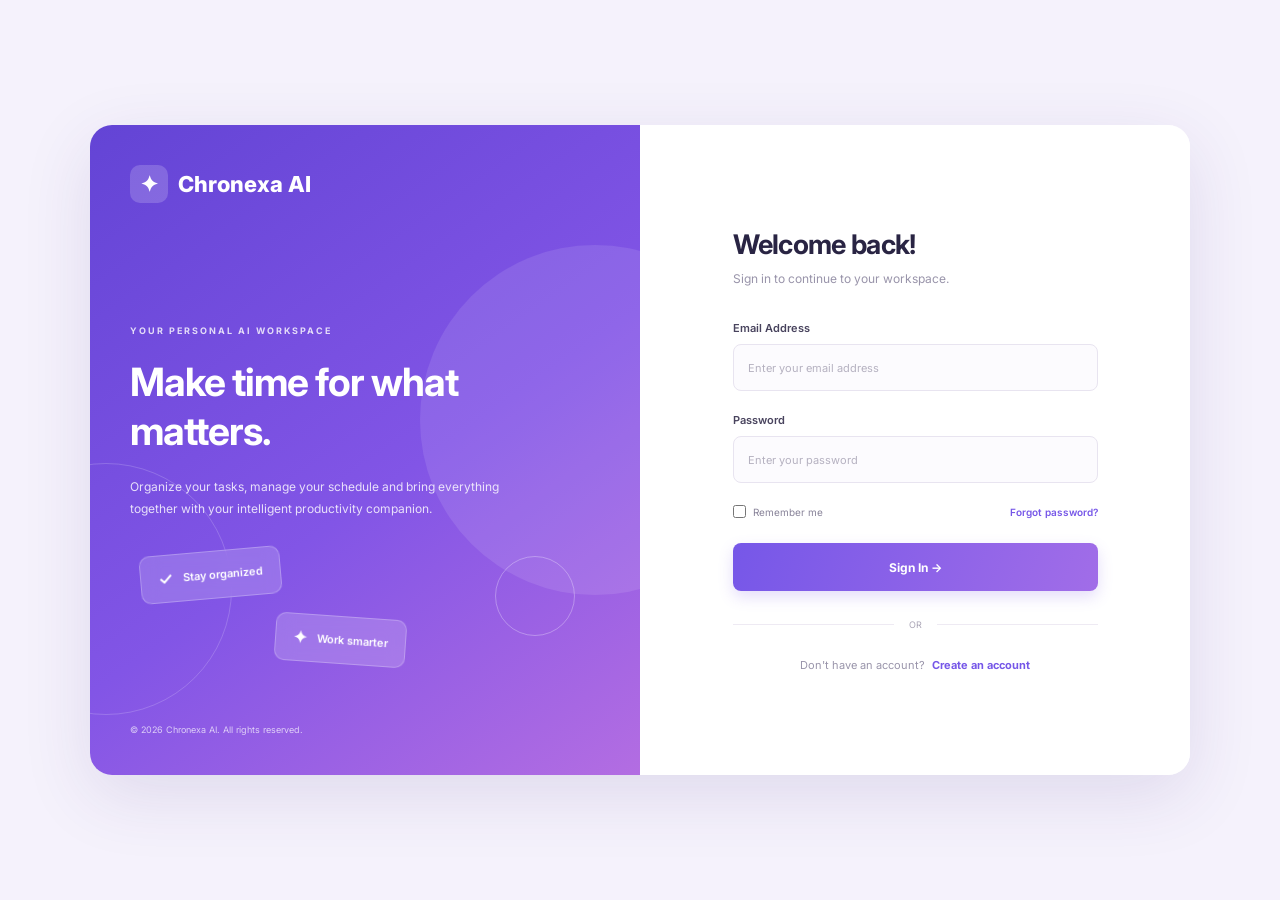
<file: frontend/index.html>
<!DOCTYPE html>
<html lang="en">

<head>
    <meta charset="UTF-8">
    <meta name="viewport" content="width=device-width, initial-scale=1.0">

    <title>Chronexa AI | Smart Productivity</title>

    <link rel="stylesheet" href="static/style.css">

    <style>
        /* LOGOUT BUTTON */
        .logout-btn {
            display: inline-flex;
            align-items: center;
            justify-content: center;
            gap: 8px;
            padding: 10px 16px;
            border: 1px solid #eadcff;
            border-radius: 12px;
            background: linear-gradient(135deg, #f5edff, #fff0f5);
            color: #7141b8;
            font: inherit;
            font-size: 14px;
            font-weight: 600;
            cursor: pointer;
            transition: 0.2s ease;
            white-space: nowrap;
        }

        .logout-btn:hover {
            transform: translateY(-2px);
            box-shadow: 0 6px 16px rgba(113, 65, 184, 0.16);
        }

        @media (max-width: 600px) {
            .logout-btn {
                padding: 9px 11px;
                font-size: 12px;
            }
        }
    </style>

    <script>
        // Protect dashboard from users who are not logged in
        const token = sessionStorage.getItem("access_token");

        if (!token) {
            window.location.href = "login.html";
        }
    </script>
</head>

<body>

    <div class="app-container">

        <!-- =====================================
             SIDEBAR
        ====================================== -->

        <aside class="sidebar">

            <!-- LOGO -->
            <div class="logo">

                <div class="logo-icon">✦</div>

                <div>
                    <h2>Chronexa</h2>
                    <span>AI WORKSPACE</span>
                </div>

            </div>


<!-- SIDEBAR NAVIGATION -->
<div class="sidebar-content">

    <p class="menu-title">MENU</p>

    <nav class="navigation">

        <a href="#overview" class="nav-link active">
            <span class="nav-icon">▦</span>
            <span>Overview</span>
        </a>

        <a href="#tasks" class="nav-link">
            <span class="nav-icon">✓</span>
            <span>My Tasks</span>
            <span class="nav-count" id="taskCount">0</span>
        </a>

        <a href="#schedules" class="nav-link">
            <span class="nav-icon">▣</span>
            <span>Schedules</span>
            <span class="nav-count" id="scheduleCount">0</span>
        </a>

        <a href="#notes" class="nav-link">
            <span class="nav-icon">▤</span>
            <span>My Notes</span>
        </a>

        <a href="#reminders" class="nav-link">
            <span class="nav-icon">♧</span>
            <span>Reminders</span>
            <span class="nav-count" id="reminderCount">0</span>
        </a>

        <a href="#calendarSection" class="nav-link">
            <span class="nav-icon">▦</span>
            <span>Calendar</span>
        </a>

    </nav>

    <p class="menu-title second-menu">WORKSPACE</p>

    

    <!-- WORKSPACE AI CARD -->
    <div class="upgrade-card">

        <div class="upgrade-icon">✦</div>

        <h3>Work smarter with AI</h3>

        <p>Your productivity companion is ready.</p>

        <button class="upgrade-btn">
            Explore AI →
        </button>

    </div>

</div>

<!-- SIDEBAR BOTTOM -->
<div class="sidebar-bottom">

    <!-- KEEP YOUR EXISTING USER PROFILE HERE -->
    <!-- Do not add the old upgrade-card again. -->

</div>

</aside>



        <!-- =====================================
             MAIN CONTENT
        ====================================== -->

        <main class="main-content">


            <!-- =====================================
                 TOPBAR
            ====================================== -->

            <header class="topbar">

                <div class="breadcrumb">

                    <span>Workspace</span>

                    <span>/</span>

                    <strong>Overview</strong>

                </div>


                <!-- TOPBAR ACTIONS -->
                <div class="topbar-actions">

                    <!-- SEARCH -->
                    <button class="search-btn" type="button">

                        <span>⌕</span>

                        Search anything...

                        <span class="search-shortcut">
                            Ctrl K
                        </span>

                    </button>


                    <!-- NOTIFICATIONS -->
                    <button
                        class="notification-btn"
                        type="button"
                        onclick="requestNotificationPermission()"
                        title="Enable browser notifications">

                        🔔

                        <span class="notification-dot"></span>

                    </button>


                    <!-- USER AVATAR -->
                    <div class="top-avatar">
                        U
                    </div>


                    <!-- LOGOUT -->
                    <button
                        class="logout-btn"
                        type="button"
                        onclick="logoutUser()">

                        ↪ Logout

                    </button>

                </div>

            </header>


            <!-- =====================================
                 PREMIUM WELCOME HERO CARD
            ====================================== -->

            <section class="hero-card">


                <!-- LEFT CONTENT -->
                <div class="hero-content">


                    <!-- WELCOME LABEL -->
                    <div class="hero-label">

                        <span class="hero-label-icon">✦</span>

                        YOUR PRODUCTIVITY SPACE

                    </div>


                    <!-- WELCOME HEADING -->
                    <h1>

                        Good Day!

                        <span class="hero-sparkle">✦</span>

                    </h1>


                    <!-- DESCRIPTION -->
                    <p class="hero-description">

                        Stay productive, organized and achieve
                        more today!

                        Your day, your goals, your success.

                    </p>


                    <!-- PRODUCTIVITY HIGHLIGHTS -->
                    <div class="hero-highlights">


                        <div class="hero-highlight">

                            <span class="highlight-icon">✓</span>

                            <span>Stay Focused</span>

                        </div>


                        <div class="hero-highlight">

                            <span class="highlight-icon">◷</span>

                            <span>Manage Time</span>

                        </div>


                        <div class="hero-highlight">

                            <span class="highlight-icon">✧</span>

                            <span>Achieve More</span>

                        </div>

                    </div>


                    <!-- ACTION BUTTONS -->
                    <div class="hero-actions">


                        <button
                           okay class="hero-secondary-btn"
                            id="myTasksBtn"
                            type="button">

                            ▦ My Tasks

                            </button>

                        <button
                        class="hero-primary-btn"
                        id="viewCalendarBtn"
                        type="button">

                        ✦ View Calendar

                        </button>

                    </div>

                </div>



                <!-- =====================================
                     RIGHT SIDE ILLUSTRATION
                ====================================== -->

                <div class="hero-illustration">


                    <!-- BACKGROUND ORBITS -->
                    <div class="hero-orbit orbit-one"></div>

                    <div class="hero-orbit orbit-two"></div>



                    <!-- CALENDAR CARD -->
                    <div class="hero-calendar-card">


                        <!-- CALENDAR HEADER -->
                        <div class="hero-calendar-header">

                            <span>✦</span>

                            <span>MY PLANNER</span>

                            <span>•••</span>

                        </div>



                        <!-- CALENDAR TITLE -->
                        <div class="hero-calendar-month">

                            <div>

                                <strong>Stay Organized</strong>

                                <p>Make every day count</p>

                            </div>

                            <span class="calendar-icon">
                                ▦
                            </span>

                        </div>



                        <!-- WEEK DAYS -->
                        <div class="hero-calendar-days">

                            <span>MON</span>
                            <span>TUE</span>
                            <span>WED</span>
                            <span>THU</span>
                            <span>FRI</span>
                            <span>SAT</span>
                            <span>SUN</span>

                        </div>



                        <!-- CALENDAR DATES -->
                        <div class="hero-calendar-dates">

                            <span>1</span>
                            <span>2</span>
                            <span>3</span>
                            <span>4</span>
                            <span>5</span>
                            <span>6</span>
                            <span>7</span>

                            <span>8</span>

                            <span class="date-active">
                                9
                            </span>

                            <span>10</span>
                            <span>11</span>
                            <span>12</span>
                            <span>13</span>
                            <span>14</span>

                        </div>



                        <!-- CALENDAR FOOTER -->
                        <div class="calendar-footer">

                            <span class="calendar-status-dot"></span>

                            Your productivity journey starts here

                        </div>

                    </div>



                    <!-- FLOATING DECORATIONS -->
                    <div class="floating-star star-one">
                        ✦
                    </div>

                    <div class="floating-star star-two">
                        ✧
                    </div>



                    <!-- FLOATING PRODUCTIVITY CARD -->
                    <div class="floating-productivity">

                        <span>✨</span>

                        <div>

                            <strong>Stay Productive</strong>

                            <small>One task at a time</small>

                        </div>

                    </div>


                </div>


            </section>


            <!-- KEEP YOUR EXISTING DASHBOARD SECTIONS BELOW THIS LINE -->

            <!-- STATISTICS -->
            <section class="stats-container">

                <div class="stat-card stat-purple">

                    <div class="stat-top">
                        <div class="stat-icon">✓</div>
                        <span class="stat-menu">•••</span>
                    </div>

                    <p>Total Tasks</p>
                    <h2>00</h2>
                    <span class="stat-description">All your activities</span>

                </div>

                <div class="stat-card stat-blue">

                    <div class="stat-top">
                        <div class="stat-icon">▣</div>
                        <span class="stat-menu">•••</span>
                    </div>

                    <p>Schedules</p>
                    <h2>00</h2>
                    <span class="stat-description">Planned activities</span>

                </div>

                <div class="stat-card stat-pink">

                    <div class="stat-top">
                        <div class="stat-icon">▤</div>
                        <span class="stat-menu">•••</span>
                    </div>

                    <p>Personal Notes</p>
                    <h2>00</h2>
                    <span class="stat-description">Your saved thoughts</span>

                </div>

                <div class="stat-card stat-orange">

                    <div class="stat-top">
                        <div class="stat-icon">♧</div>
                        <span class="stat-menu">•••</span>
                    </div>

                    <p>Reminders</p>
                    <h2>00</h2>
                    <span class="stat-description">Upcoming reminders</span>

                </div>

            </section>


            
<!-- MAIN DASHBOARD GRID -->
<section class="dashboard-grid">

    
<!-- MY TASKS -->
<div class="dashboard-card tasks-card">

    <div class="card-header">
        <div>
            <h3>My Tasks</h3>
            <p>Keep your priorities in focus</p>
        </div>

        <div class="task-header-actions">
            <button type="button" class="small-create-btn">
                + Add Task
            </button>

            
        </div>
    </div>

    <!-- TASK LIST -->
    <div class="task-list">

        <div class="empty-state">
            <div class="empty-state-icon">✓</div>
            <h4>No tasks yet</h4>
            <p>Create your first task and get started.</p>

            <button type="button" class="small-create-btn">
                + Add a task
            </button>
        </div>

    </div>

    <!-- VIEW ALL TASKS -->
    <button
        type="button"
        id="viewAllTasksBtn"
        class="secondary-btn">

        View All Tasks →

    </button>

</div>

    
    
    

<!-- UPCOMING SCHEDULE -->
<div class="dashboard-card schedule-card">
    <div class="card-header">
        <div>
            <h3>Upcoming Schedule</h3>
            <p>Stay ahead of your day</p>
        </div>

        <button type="button" class="small-create-btn blue-btn">
            + Add Schedule
        </button>
    </div>

    <div class="schedule-list">
        <div class="empty-state">
            <div class="empty-state-icon blue-icon">▣</div>
            <h4>No schedules yet</h4>
            <p>Your upcoming activities will appear here.</p>
        </div>
    </div>

    <button type="button" id="viewAllSchedulesBtn" class="secondary-btn">
        View All Schedules →
    </button>
</div>

<button type="button" id="viewAllRemindersBtn" class="secondary-btn">
    View All Reminders →
</button>

  
<!-- QUICK NOTES -->
<div class="dashboard-card notes-card">

    <div class="card-header">
        <div>
            <h3>Quick Notes</h3>
            <p>Your thoughts, all in one place</p>
        </div>

        <button type="button"
            class="small-create-btn note-create-btn">
            + Add a note
        </button>
    </div>

    <div class="note-list">
        <div class="note-empty">
            <span>✎</span>
            <p>No notes available yet.</p>
        </div>
    </div>

    <button type="button"
        id="viewAllNotesBtn"
        class="secondary-btn">
        View All Notes →
    </button>

</div>

<!-- REMINDERS -->
<section class="dashboard-card reminders-card">

    <div class="card-header">
        <div>
            <h3>My Reminders</h3>
            <p>Never miss an important moment</p>
        </div>

        <button type="button"
            class="small-create-btn reminder-create-btn">
            + Add Reminder
        </button>
    </div>

    <div class="reminder-list"></div>

    <button type="button"
        id="viewAllRemindersBtn"
        class="secondary-btn"
        style="display: none;">
        View All Reminders →
    </button>

</section>


    <!-- AI ASSISTANT CHAT - FULL WIDTH -->
    <div class="ai-assistant-card" id="aiAssistant">

        <div class="ai-decoration">✦</div>
        <span class="ai-label">YOUR AI COMPANION</span>

        <h3>Chat with Chronexa AI</h3>

        <p>
            Ask questions, organize your activities,
            and plan your day smarter.
        </p>

        <div class="ai-chat-container">
            <div class="ai-chat-messages" id="aiChatMessages">
                <div class="ai-message ai-message-bot">
                    Hello! 👋 I'm Chronexa AI.
                    How can I help you organize your day?
                </div>
            </div>

            <div class="ai-chat-input-area">
                <input
                    type="text"
                    id="aiChatInput"
                    placeholder="Ask Chronexa anything..."
                >

                <button
                    type="button"
                    class="ai-send-btn"
                    id="aiSendBtn">
                    Send
                </button>
            </div>
        </div>
    </div>

</section>

            <!-- FOOTER -->
            <footer class="dashboard-footer">

                <p>© 2026 Chronexa AI. All rights reserved.</p>

                <p>Designed for a more productive you ✦</p>

            </footer>

        </main>

    </div>


    
<!-- ADD TASK POPUP -->
<div class="task-modal" id="taskModal">

    <div class="task-modal-content">

        <div class="task-modal-header">
            <div>
                <h2>Create a New Task ✦</h2>
                <p>Plan your task and let Chronexa organize it.</p>
            </div>

            <button type="button" class="close-modal-btn"
                id="closeTaskModal">
                &times;
            </button>
        </div>

        <form id="taskForm">

            <label for="taskTitle">Task Title</label>
            <input
                type="text"
                id="taskTitle"
                placeholder="e.g. Complete Python practice"
                required
            >

            <label for="taskDescription">Description</label>
            <textarea
                id="taskDescription"
                placeholder="Add some details about your task..."
                rows="4"
            ></textarea>

            <!-- TASK DATE -->
            <label for="taskDate">Choose Date</label>
            <input
                type="date"
                id="taskDate"
                required
            >

            <!-- TASK TIME -->
            <div class="task-time-fields">

                <div>
                    <label for="taskStartTime">Start Time</label>
                    <input
                        type="time"
                        id="taskStartTime"
                        required
                    >
                </div>

                <div>
                    <label for="taskEndTime">End Time</label>
                    <input
                        type="time"
                        id="taskEndTime"
                        required
                    >
                </div>

            </div>

            <p class="task-reminder-info">
                🔔 Chronexa will automatically create a reminder
                for your selected start time.
            </p>

            <div class="task-modal-actions">

                <button type="button" class="cancel-task-btn"
                    id="cancelTaskBtn">
                    Cancel
                </button>

                <button type="submit" class="save-task-btn">
                    + Create Task
                </button>

            </div>

        </form>

    </div>

</div>

    <!-- SCHEDULE MODAL -->
    <div class="schedule-modal" id="scheduleModal">

        <div class="schedule-modal-content">

            <div class="modal-header">
                <h2 id="scheduleModalTitle">Add New Schedule</h2>
                <button type="button" id="closeScheduleModal">&times;</button>
            </div>

            <form id="scheduleForm">

                <label for="scheduleTitle">Schedule Title</label>
                <input
                    type="text"
                    id="scheduleTitle"
                    placeholder="Enter schedule title"
                    required
                >

                <label for="scheduleDescription">Description</label>
                <textarea
                    id="scheduleDescription"
                    placeholder="Enter description"
                ></textarea>

                <label for="scheduleStartTime">Start Date & Time</label>
                <input
                    type="datetime-local"
                    id="scheduleStartTime"
                    required
                >

                <label for="scheduleEndTime">End Date & Time</label>
                <input
                    type="datetime-local"
                    id="scheduleEndTime"
                    required
                >

                <div class="modal-actions">

                    <button type="button" id="cancelScheduleBtn">
                        Cancel
                    </button>

                    <button type="submit" class="primary-btn">
                        Save Schedule
                    </button>

                </div>

            </form>

        </div>

    </div>


    <!-- NOTES MODAL -->
    <div class="schedule-modal" id="noteModal">

        <div class="schedule-modal-content">

            <div class="modal-header">
                <h2 id="noteModalTitle">Add New Note</h2>
                <button type="button" id="closeNoteModal">&times;</button>
            </div>

            <form id="noteForm">

                <label for="noteTitle">Note Title</label>
                <input
                    type="text"
                    id="noteTitle"
                    placeholder="Enter note title"
                    required
                >

                <label for="noteContent">Note Content</label>
                <textarea
                    id="noteContent"
                    placeholder="Write your thoughts here..."
                    required
                ></textarea>

                <div class="modal-actions">

                    <button type="button" id="cancelNoteBtn">
                        Cancel
                    </button>

                    <button type="submit" class="primary-btn"
                        id="saveNoteBtn">
                        Save Note
                    </button>

                </div>

            </form>

        </div>

    </div>


    <!-- REMINDER MODAL -->
    <div class="schedule-modal" id="reminderModal">

        <div class="schedule-modal-content">

            <div class="modal-header">
                <h2 id="reminderModalTitle">Add New Reminder</h2>
                <button type="button" id="closeReminderModal">&times;</button>
            </div>

            <form id="reminderForm">

                <label for="reminderTitle">Reminder Title</label>
                <input
                    type="text"
                    id="reminderTitle"
                    placeholder="e.g. Attend an interview"
                    required
                >

                <label for="reminderDescription">Description</label>
                <textarea
                    id="reminderDescription"
                    placeholder="Enter reminder details"
                ></textarea>

                <label for="reminderTime">Reminder Date & Time</label>
                <input
                    type="datetime-local"
                    id="reminderTime"
                    required
                >

                <div class="modal-actions">

                    <button type="button" id="cancelReminderBtn">
                        Cancel
                    </button>

                    <button type="submit" class="primary-btn"
                        id="saveReminderBtn">
                        Save Reminder
                    </button>

                </div>

            </form>

        </div>

    </div>

    
<!-- CALENDAR SECTION -->
<section class="calendar-section" id="calendarSection" style="display: none;">

    <div class="calendar-header">

        <div>
            <button type="button" id="backToDashboard" class="secondary-btn">
                ← Back to Dashboard
            </button>
            <h2>My Calendar</h2>
            <p>Manage your tasks and schedules</p>
        </div>

        
<div class="calendar-navigation">

    <button type="button" id="previousMonth">&lt;</button>

    <h3 id="calendarMonthYear">November 2026</h3>

    <button type="button" id="nextMonth">&gt;</button>

    <button type="button" id="todayButton">Today</button>

</div>


    </div>

    <div class="calendar-card">

        <div class="calendar-weekdays">
            <div>Sun</div>
            <div>Mon</div>
            <div>Tue</div>
            <div>Wed</div>
            <div>Thu</div>
            <div>Fri</div>
            <div>Sat</div>
        </div>

        <div class="calendar-days" id="calendarDays">
            <!-- Calendar dates will appear here -->
        </div>

    </div>

    <div class="calendar-events">

        <h3 id="selectedDateTitle">Select a date</h3>

        <div id="calendarEvents">
            <p>Select a date to view your activities.</p>
        </div>

    </div>

</section>
<!-- END CALENDAR SECTION -->


    <!-- LOGOUT FUNCTION -->
    <script>
        function logoutUser() {

            sessionStorage.removeItem("access_token");

            window.location.href = "login.html";

        }
    </script>

    <script src="auth.js"></script>

</body>

</html>
</file>
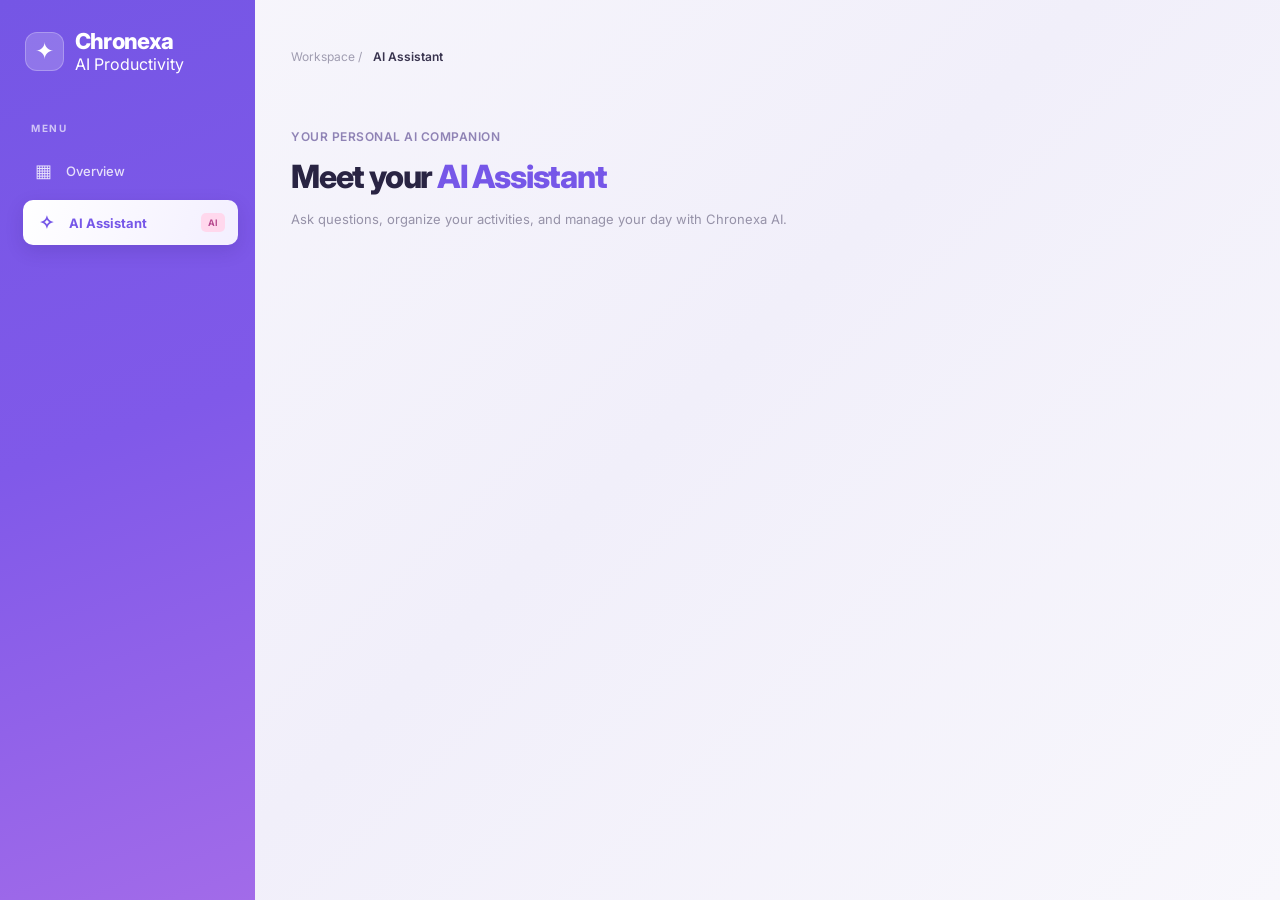
<file: frontend/assistant.html>
<!DOCTYPE html>
<html lang="en">

<head>
    <meta charset="UTF-8">
    <meta name="viewport" content="width=device-width, initial-scale=1.0">

    <title>AI Assistant | Chronexa AI</title>

    <link rel="stylesheet" href="static/style.css">
</head>

<body>

    <div class="app-container">

        <!-- SIDEBAR -->
        <aside class="sidebar">

            <div class="logo">
                <div class="logo-icon">✦</div>
                <div>
                    <h2>Chronexa</h2>
                    <p>AI Productivity</p>
                </div>
            </div>

            <div class="sidebar-content">

                <p class="menu-title">MENU</p>

                <nav class="navigation">

                    <a href="index.html" class="nav-link">
                        <span class="nav-icon">▦</span>
                        <span>Overview</span>
                    </a>

                    <a href="assistant.html" class="nav-link active">
                        <span class="nav-icon">✧</span>
                        <span>AI Assistant</span>
                        <span class="ai-badge">AI</span>
                    </a>

                </nav>

            </div>

        </aside>

        <!-- MAIN CONTENT -->
        <main class="main-content">

            <header class="topbar">
                <div class="breadcrumb">
                    Workspace / <strong>AI Assistant</strong>
                </div>
            </header>

            <section class="welcome-section">

                <div class="welcome-content">

                    <span class="welcome-label">
                        YOUR PERSONAL AI COMPANION
                    </span>

                    <h1>Meet your <span>AI Assistant</span></h1>

                    <p>
                        Ask questions, organize your activities,
                        and manage your day with Chronexa AI.
                    </p>

                </div>

            </section>

        </main>

    </div>

</body>
</html>
</file>
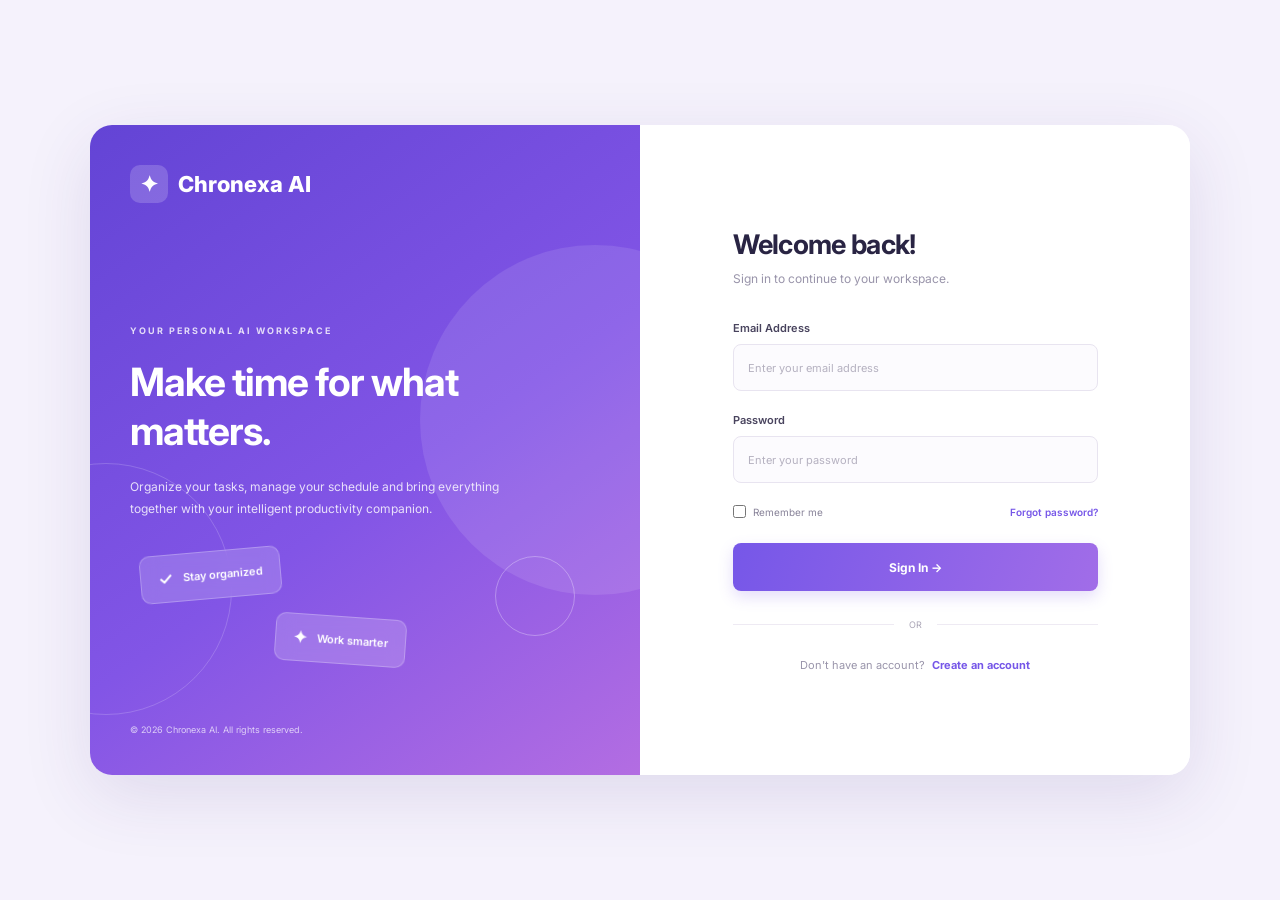
<file: frontend/login.html>
<!DOCTYPE html>
<html lang="en">

<head>
    <meta charset="UTF-8">
    <meta name="viewport" content="width=device-width, initial-scale=1.0">

    <title>Login | Chronexa AI</title>

    <link rel="stylesheet" href="static/style.css">
</head>

<body class="auth-body">

    <div class="auth-container">

        <!-- LEFT DESIGN SECTION -->
        <div class="auth-visual">

            <div class="auth-brand">
                <span>✦</span> Chronexa AI
            </div>

            <div class="auth-visual-content">

                <span class="auth-tag">YOUR PERSONAL AI WORKSPACE</span>

                <h1>
                    Make time for
                    what matters.
                </h1>

                <p>
                    Organize your tasks, manage your schedule
                    and bring everything together with
                    your intelligent productivity companion.
                </p>

                <div class="visual-decoration">
                    <div class="floating-card card-one">
                        <span>✓</span> Stay organized
                    </div>

                    <div class="floating-card card-two">
                        <span>✦</span> Work smarter
                    </div>

                    <div class="visual-circle"></div>
                </div>

            </div>

            <div class="auth-footer">
                © 2026 Chronexa AI. All rights reserved.
            </div>

        </div>


        <!-- RIGHT LOGIN SECTION -->
        <div class="auth-form-section">

            <div class="auth-form-wrapper">

                <div class="mobile-brand">
                    ✦ Chronexa AI
                </div>

                <div class="form-heading">

                    <h2>Welcome back!</h2>

                    <p>
                        Sign in to continue to your workspace.
                    </p>

                </div>


                <form id="loginForm">

                    <div class="form-group">

                        <label for="email">Email Address</label>

                        <input
                            type="email"
                            id="email"
                            placeholder="Enter your email address"
                            required
                        >

                    </div>


                    <div class="form-group">

                        <label for="password">Password</label>

                        <input
                            type="password"
                            id="password"
                            placeholder="Enter your password"
                            required
                        >

                    </div>


                    <div class="form-options">

                        <label class="remember-option">
                            <input type="checkbox">
                            Remember me
                        </label>

                        <a href="#">Forgot password?</a>

                    </div>


                    <button type="submit" class="auth-submit-btn">
                        Sign In →
                    </button>

                </form>


                <div class="auth-divider">
                    <span>OR</span>
                </div>


                <p class="register-link">
                    Don't have an account?
                    <a href="register.html">Create an account</a>
                </p>


            </div>

        </div>

    </div>
<script src="auth.js"></script>
</body>

</html>
</file>
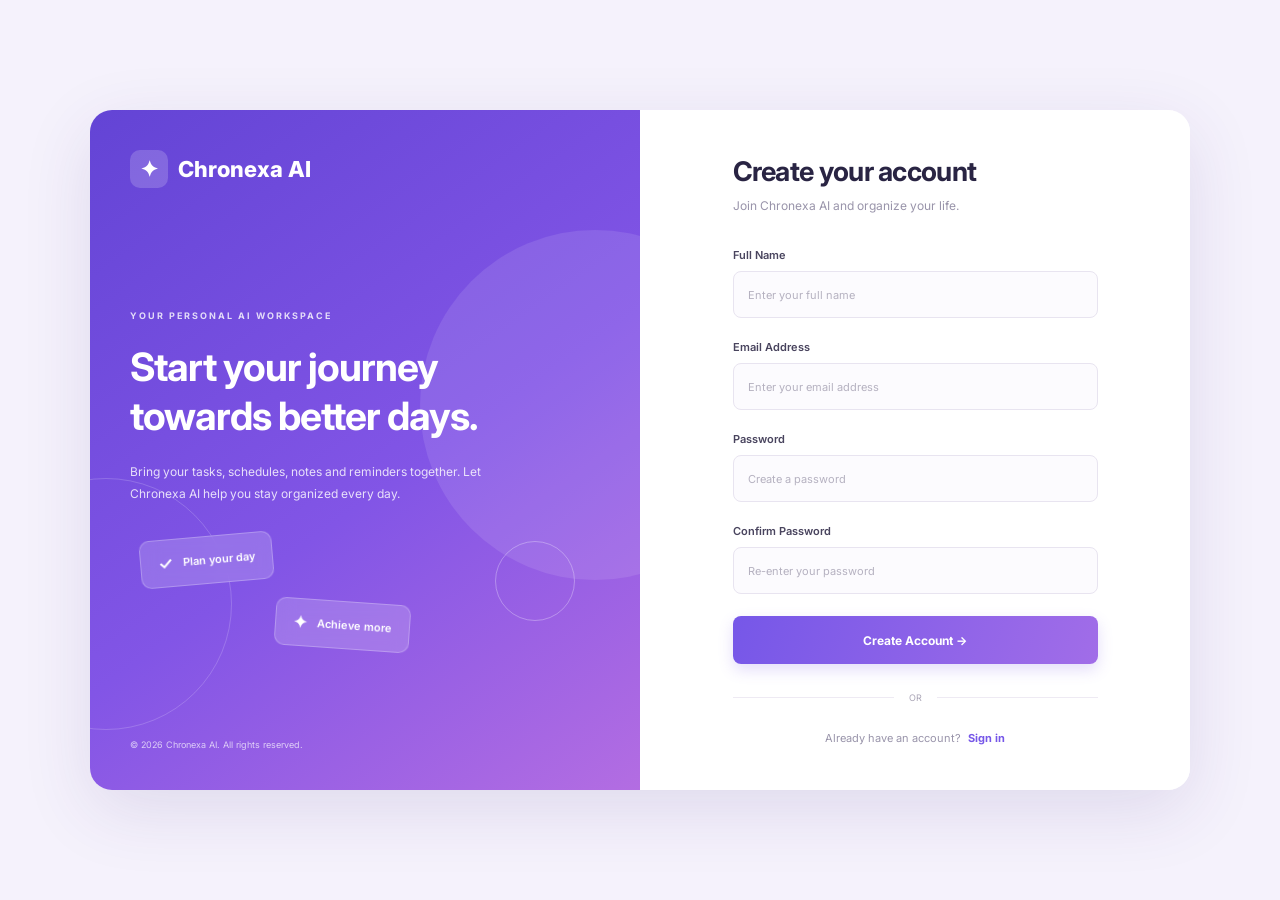
<file: frontend/register.html>
<!DOCTYPE html>
<html lang="en">

<head>
    <meta charset="UTF-8">
    <meta name="viewport" content="width=device-width, initial-scale=1.0">

    <title>Register | Chronexa AI</title>

    <link rel="stylesheet" href="static/style.css">
</head>

<body class="auth-body">

    <div class="auth-container">

        <!-- LEFT DESIGN SECTION -->
        <div class="auth-visual">

            <div class="auth-brand">
                <span>✦</span> Chronexa AI
            </div>

            <div class="auth-visual-content">

                <span class="auth-tag">YOUR PERSONAL AI WORKSPACE</span>

                <h1>
                    Start your journey
                    towards better days.
                </h1>

                <p>
                    Bring your tasks, schedules, notes and
                    reminders together. Let Chronexa AI
                    help you stay organized every day.
                </p>

                <div class="visual-decoration">

                    <div class="floating-card card-one">
                        <span>✓</span> Plan your day
                    </div>

                    <div class="floating-card card-two">
                        <span>✦</span> Achieve more
                    </div>

                    <div class="visual-circle"></div>

                </div>

            </div>

            <div class="auth-footer">
                © 2026 Chronexa AI. All rights reserved.
            </div>

        </div>


        <!-- RIGHT REGISTRATION SECTION -->
        <div class="auth-form-section">

            <div class="auth-form-wrapper">

                <div class="mobile-brand">
                    ✦ Chronexa AI
                </div>

                <div class="form-heading">

                    <h2>Create your account</h2>

                    <p>
                        Join Chronexa AI and organize your life.
                    </p>

                </div>


                <form id="registerForm">

                    <div class="form-group">

                        <label for="name">Full Name</label>

                        <input
                            type="text"
                            id="name"
                            placeholder="Enter your full name"
                            required
                        >

                    </div>


                    <div class="form-group">

                        <label for="email">Email Address</label>

                        <input
                            type="email"
                            id="email"
                            placeholder="Enter your email address"
                            required
                        >

                    </div>


                    <div class="form-group">

                        <label for="password">Password</label>

                        <input
                            type="password"
                            id="password"
                            placeholder="Create a password"
                            minlength="8"
                            required
                        >

                    </div>


                    <div class="form-group">

                        <label for="confirmPassword">Confirm Password</label>

                        <input
                            type="password"
                            id="confirmPassword"
                            placeholder="Re-enter your password"
                            minlength="8"
                            required
                        >

                    </div>


                    <button type="submit" class="auth-submit-btn">
                        Create Account →
                    </button>

                </form>


                <div class="auth-divider">
                    <span>OR</span>
                </div>


                <p class="register-link">
                    Already have an account?
                    <a href="login.html">Sign in</a>
                </p>

            </div>

        </div>

    </div>
<script src="auth.js"></script>
</body>

</html>
</file>
<file: frontend/static/style.css>
/* =========================================
   CHRONEXA AI - PREMIUM DASHBOARD DESIGN
========================================= */

@import url('https://fonts.googleapis.com/css2?family=Inter:wght@400;500;600;700;800&display=swap');

:root {
    --primary: #7657e8;
    --primary-dark: #6242d5;
    --purple-light: #eee9ff;
    --text-dark: #292443;
    --text-muted: #9290a5;
    --background: #f6f5fb;
    --white: #ffffff;
}

* {
    margin: 0;
    padding: 0;
    box-sizing: border-box;
}

body {
    font-family: 'Inter', sans-serif;
    background: linear-gradient(
        135deg,
        #f8f7fc 0%,
        #f1effa 50%,
        #f8f7fc 100%
    );
    color: var(--text-dark);
    min-height: 100vh;
}

button {
    font-family: inherit;
    border: none;
    cursor: pointer;
}

a {
    text-decoration: none;
    color: inherit;
}

/* =========================================
   MAIN LAYOUT
========================================= */

.app-container {
    display: flex;
    min-height: 100vh;
}

/* =========================================
   SIDEBAR
========================================= */

.sidebar {
    width: 255px;
    min-height: 100vh;
    padding: 28px 20px 18px;

    background: linear-gradient(
        160deg,
        #7556e5 0%,
        #8059e9 48%,
        #a26be9 100%
    );

    color: white;

    display: flex;
    flex-direction: column;

    flex-shrink: 0;
}

/* LOGO */

.logo {
    display: flex;
    align-items: center;
    gap: 11px;
    margin-bottom: 48px;
    padding-left: 5px;
}

.logo-icon {
    width: 39px;
    height: 39px;

    display: flex;
    justify-content: center;
    align-items: center;

    background: rgba(255,255,255,0.19);
    border: 1px solid rgba(255,255,255,0.25);

    border-radius: 12px;
    font-size: 23px;
}

.logo h2 {
    font-size: 22px;
    font-weight: 800;
    letter-spacing: -0.8px;
}

.logo span {
    display: block;
    font-size: 9px;
    letter-spacing: 2px;
    opacity: 0.75;
    margin-top: 4px;
}

/* NAVIGATION */

.menu-title {
    font-size: 10px;
    font-weight: 700;
    letter-spacing: 1.6px;
    opacity: 0.65;
    margin: 0 0 14px 11px;
}

.navigation {
    display: flex;
    flex-direction: column;
    gap: 7px;
}

.nav-link {
    min-height: 45px;
    display: flex;
    align-items: center;
    gap: 13px;

    padding: 11px 13px;

    border-radius: 10px;

    color: rgba(255,255,255,0.82);

    font-size: 13px;
    font-weight: 500;

    transition: all 0.25s ease;
}

.nav-icon {
    width: 20px;
    font-size: 18px;
    text-align: center;
}

.nav-link:hover {
    background: rgba(255, 255, 255, 0.18);
    color: #ffffff;
    transform: translateX(4px);
    box-shadow: 0 4px 12px rgba(40, 20, 100, 0.10);
}

.nav-link.active {
    background: linear-gradient(110deg, #ffffff, #f3efff);
    color: #7657e8;
    font-weight: 700;
    transform: translateX(3px);
    box-shadow: 0 6px 18px rgba(48, 25, 115, 0.16);
}

.nav-count {
    margin-left: auto;
    font-size: 10px;
    background: rgba(255,255,255,0.19);
    padding: 4px 8px;
    border-radius: 20px;
}

.ai-badge {
    margin-left: auto;
    font-size: 9px;
    font-weight: 700;
    background: #ffd8ed;
    color: #b84c90;
    padding: 4px 7px;
    border-radius: 5px;
}

.second-menu {
    margin-top: 35px;
}

/* SIDEBAR BOTTOM */

.sidebar-bottom {
    margin-top: auto;
}

.upgrade-card {
    padding: 18px;
    border-radius: 13px;

    background: rgba(255,255,255,0.15);
    border: 1px solid rgba(255,255,255,0.19);

    margin-bottom: 20px;
}

.upgrade-icon {
    font-size: 21px;
    margin-bottom: 10px;
}

.upgrade-card h4 {
    font-size: 12px;
    margin-bottom: 7px;
}

.upgrade-card p {
    font-size: 10px;
    line-height: 1.6;
    opacity: 0.78;
    margin-bottom: 14px;
}

.upgrade-btn {
    width: 100%;
    background: white;
    color: #7657e8;

    padding: 10px;
    border-radius: 7px;

    font-size: 10px;
    font-weight: 700;
}

.user-profile {
    display: flex;
    align-items: center;
    gap: 10px;

    padding: 16px 3px 0;
    border-top: 1px solid rgba(255,255,255,0.22);
}

.user-avatar,
.top-avatar {
    width: 36px;
    height: 36px;
    border-radius: 50%;

    display: flex;
    justify-content: center;
    align-items: center;

    font-size: 13px;
    font-weight: 700;
}

.user-avatar {
    background: #f4d8ff;
    color: #7657e8;
}

.user-details {
    flex: 1;
}

.user-details h4 {
    font-size: 11px;
}

.user-details p {
    font-size: 9px;
    opacity: 0.7;
    margin-top: 4px;
}

.profile-menu {
    font-size: 15px;
    opacity: 0.8;
}

/* =========================================
   MAIN CONTENT
========================================= */

.main-content {
    flex: 1;
    min-width: 0;
    padding: 27px 36px;
}

/* TOPBAR */

.topbar {
    min-height: 58px;

    display: flex;
    justify-content: space-between;
    align-items: center;

    margin-bottom: 32px;
    padding: 10px 0;
}



.breadcrumb {
    display: flex;
    align-items: center;
    gap: 11px;

    font-size: 12px;
    color: #a09db1;
}

.breadcrumb strong {
    color: #39344f;
    font-weight: 600;
}

.topbar-actions {
    display: flex;
    align-items: center;
    gap: 17px;
}

.search-btn {
    display: flex;
    align-items: center;
    gap: 10px;

    background: white;
    border: 1px solid #eeebf5;
    border-radius: 8px;

    padding: 10px 13px;

    color: #a09db1;
    font-size: 11px;
}

.search-btn span:first-child {
    font-size: 19px;
}

.search-shortcut {
    margin-left: 20px;
    padding: 3px 6px;
    background: #f5f3fa;
    border-radius: 4px;
    font-size: 9px;
}

.notification-btn {
    position: relative;

    background: white;
    border: 1px solid #eeebf5;

    width: 38px;
    height: 38px;

    border-radius: 9px;
    color: #77718e;
    font-size: 18px;
}

.notification-dot {
    position: absolute;
    top: 7px;
    right: 8px;

    width: 6px;
    height: 6px;

    background: #f17a9f;
    border-radius: 50%;
}

.top-avatar {
    background: linear-gradient(135deg,#f0b8d9,#b8a1f3);
    color: white;
}

/* =========================================
   WELCOME SECTION
========================================= */

.welcome-section {
    display: flex;
    justify-content: space-between;
    align-items: center;

    margin-bottom: 35px;
    gap: 24px;

    padding: 8px 0;
}

.welcome-label {
    color: #8f83b5;
    font-size: 12px;
    font-weight: 600;
    letter-spacing: 0.5px;
}

.welcome-content h1 {
    font-size: 32px;
    font-weight: 800;
    margin: 12px 0;
    letter-spacing: -1.2px;
    color: #292443;
}

.welcome-content h1 span {
    color: #7657e8;
}

.welcome-content p {
    font-size: 13px;
    color: #9692a8;
    line-height: 1.8;
}


.welcome-actions {
    display: flex;
    gap: 10px;
}

.primary-btn,
.secondary-btn {
    padding: 12px 19px;
    border-radius: 10px;
    font-size: 12px;
    font-weight: 600;

    transition: all 0.25s ease;
}

.primary-btn {
    background: linear-gradient(110deg, #7657e8, #9a70ed);
    color: white;
    box-shadow: 0 5px 14px rgba(118, 87, 232, 0.22);
}

.primary-btn:hover {
    transform: translateY(-3px);
    box-shadow: 0 9px 20px rgba(118, 87, 232, 0.32);
}

.secondary-btn {
    background: white;
    color: #756f88;
    border: 1px solid #e8e3f2;
}

.secondary-btn:hover {
    background: #f5f1ff;
    border-color: #cfc2f5;
    color: #7657e8;
}

.primary-btn {
    background: linear-gradient(110deg,#7657e8,#9a70ed);
    color: white;
    box-shadow: 0 5px 13px rgba(118,87,232,0.2);
}

.primary-btn:hover {
    transform: translateY(-2px);
    box-shadow: 0 8px 18px rgba(118,87,232,0.3);
}

.secondary-btn {
    background: white;
    color: #756f88;
    border: 1px solid #ece8f3;
}

.secondary-btn:hover {
    border-color: #a58af0;
    color: #7657e8;
}

/* =========================================
   STATISTICS CARDS
========================================= */

.stats-container {
    display: grid;
    grid-template-columns: repeat(4,minmax(0,1fr));
    gap: 17px;
    margin-bottom: 24px;
}

.stat-card {
    position: relative;
    padding: 22px;
    border-radius: 17px;
    border: 1px solid rgba(255,255,255,0.9);
    overflow: hidden;

    transition: transform 0.25s ease,
                box-shadow 0.25s ease;

    box-shadow: 0 4px 14px rgba(56,43,100,0.04);
}

.stat-card:hover {
    transform: translateY(-5px);
    box-shadow: 0 12px 25px rgba(56,43,100,0.10);
}

.stat-card:hover {
    transform: translateY(-4px);
    box-shadow: 0 9px 23px rgba(56,43,100,0.08);
}

.stat-purple {
    background: linear-gradient(135deg,#f0eaff,#e5dcff);
}

.stat-blue {
    background: linear-gradient(135deg,#e7f0ff,#dce9ff);
}

.stat-pink {
    background: linear-gradient(135deg,#ffedf4,#ffe0ec);
}

.stat-orange {
    background: linear-gradient(135deg,#fff1e2,#ffe5c8);
}

.stat-top {
    display: flex;
    justify-content: space-between;
    align-items: center;
    margin-bottom: 17px;
}

.stat-icon {
    width: 36px;
    height: 36px;
    border-radius: 10px;

    display: flex;
    align-items: center;
    justify-content: center;

    font-size: 17px;
}

.stat-purple .stat-icon {
    background: white;
    color: #805ce5;
}

.stat-blue .stat-icon {
    background: white;
    color: #4d8de9;
}

.stat-pink .stat-icon {
    background: white;
    color: #e77aa8;
}

.stat-orange .stat-icon {
    background: white;
    color: #e99a48;
}

.stat-menu {
    color: #aaa2bc;
    font-size: 13px;
}

.stat-card > p {
    font-size: 11px;
    color: #77738d;
    font-weight: 500;
}

.stat-card h2 {
    font-size: 27px;
    margin: 7px 0;
    letter-spacing: -1px;
}

.stat-description {
    font-size: 9px;
    color: #9993aa;
}

/* =========================================
   DASHBOARD CARDS
========================================= */

.dashboard-grid {
    display: grid;
    grid-template-columns: repeat(2,minmax(0,1fr));
    gap: 19px;
    margin-bottom: 20px;
}


.dashboard-card {
    background: #ffffff;
    border: 1px solid #eeebf4;
    border-radius: 16px;
    padding: 24px;
    min-width: 0;

    box-shadow: 0 4px 18px rgba(50, 35, 90, 0.04);

    transition: transform 0.25s ease,
                box-shadow 0.25s ease,
                border-color 0.25s ease;
}

.card-header {
    display: flex;
    justify-content: space-between;
    align-items: center;
    gap: 12px;
    margin-bottom: 18px;
}

.card-header h3 {
    font-size: 15px;
    font-weight: 700;
    color: #302a49;
    letter-spacing: -0.3px;
}

.card-header p {
    color: #9691a8;
    font-size: 11px;
    margin-top: 7px;
    line-height: 1.6;
}

.card-header a {
    color: #8060e5;
    font-size: 11px;
    font-weight: 600;
    white-space: nowrap;
    transition: color 0.2s ease;
}

.card-header a:hover {
    color: #5636c5;
}


.empty-state {
    min-height: 220px;
    display: flex;
    flex-direction: column;
    align-items: center;
    justify-content: center;
    text-align: center;
    padding: 20px;
}

.empty-state-icon {
    width: 50px;
    height: 50px;
    display: flex;
    justify-content: center;
    align-items: center;
    border-radius: 15px;
    background: #eee9ff;
    color: #805ce5;
    font-size: 22px;
    margin-bottom: 15px;
    box-shadow: 0 5px 14px rgba(118, 87, 232, 0.10);
}

.empty-state h4 {
    font-size: 14px;
    font-weight: 700;
    color: #39344f;
    margin-bottom: 8px;
}

.empty-state p {
    font-size: 11px;
    color: #9691a8;
    line-height: 1.7;
}

.small-create-btn {
    margin-top: 15px;
    padding: 9px 15px;
    border-radius: 9px;
    background: #eee9ff;
    color: #7657e8;
    font-size: 11px;
    font-weight: 700;
    border: 1px solid transparent;
    cursor: pointer;
    transition: all 0.25s ease;
}
.small-create-btn {
    margin-top: 15px;
    padding: 9px 15px;
    border-radius: 9px;
    background: #eee9ff;
    color: #7657e8;
    font-size: 11px;
    font-weight: 700;
    border: 1px solid transparent;
    cursor: pointer;
    transition: all 0.25s ease;
}

.small-create-btn:hover {
    background: #e2d9ff;
    transform: translateY(-2px);
    box-shadow: 0 5px 12px rgba(118, 87, 232, 0.13);
}

.blue-btn {
    background: #e7f0ff;
    color: #4d8de9;
}

.blue-btn:hover {
    background: #d8e7ff;
    box-shadow: 0 5px 12px rgba(77, 141, 233, 0.13);
}
/* =========================================
   BOTTOM GRID
========================================= */

.bottom-grid {
    display: grid;
    grid-template-columns: 1fr 1fr;
    gap: 19px;
}

.notes-card {
    min-height: 190px;
}

.note-empty {
    min-height: 115px;
    display: flex;
    flex-direction: column;
    justify-content: center;
    align-items: center;
    gap: 9px;
}

.note-empty span {
    font-size: 23px;
    color: #a78be9;
}

.note-empty p {
    font-size: 10px;
    color: #aaa6b7;
}

/* =========================================
   AI ASSISTANT CARD
========================================= */

.ai-assistant-card {
    position: relative;
    overflow: hidden;

    padding: 23px;
    border-radius: 13px;

    background: linear-gradient(
        125deg,
        #7656e5,
        #9870ec,
        #c184df
    );

    color: white;
}

.ai-assistant-card::after {
    content: "";
    position: absolute;

    width: 170px;
    height: 170px;

    right: -55px;
    top: -65px;

    border-radius: 50%;
    background: rgba(255,255,255,0.12);
}

.ai-decoration {
    font-size: 23px;
    margin-bottom: 12px;
}

.ai-label {
    font-size: 8px;
    letter-spacing: 2px;
    opacity: 0.8;
}

.ai-assistant-card h3 {
    font-size: 17px;
    margin: 9px 0;
    position: relative;
    z-index: 1;
}

.ai-assistant-card p {
    font-size: 10px;
    line-height: 1.7;
    opacity: 0.85;
    max-width: 290px;
}

.ai-launch-btn {
    margin-top: 15px;
    padding: 10px 13px;

    background: white;
    color: #7657e8;

    border-radius: 7px;
    font-size: 10px;
    font-weight: 700;

    transition: 0.25s;
}

.ai-launch-btn:hover {
    transform: translateY(-2px);
}

/* =========================================
   FOOTER
========================================= */

.dashboard-footer {
    display: flex;
    justify-content: space-between;
    gap: 10px;

    margin-top: 25px;
    padding: 17px 0;

    border-top: 1px solid #eae7f1;

    color: #aaa6b7;
    font-size: 9px;
}


/* =========================================
   RESPONSIVE DESIGN
========================================= */

/* TABLETS */

@media (max-width: 1100px) {

    .sidebar {
        width: 225px;
    }

    .main-content {
        padding: 25px 22px;
    }

    .stats-container {
        grid-template-columns: repeat(2, minmax(0, 1fr));
        gap: 16px;
    }

    .dashboard-grid,
    .bottom-grid {
        gap: 18px;
    }

}


/* SMALL TABLETS */

@media (max-width: 850px) {

    .sidebar {
        width: 190px;
        padding: 22px 13px;
    }

    .main-content {
        padding: 22px 18px;
    }

    .dashboard-grid,
    .bottom-grid {
        grid-template-columns: 1fr;
    }

    .welcome-section {
        align-items: flex-start;
        flex-direction: column;
        gap: 18px;
    }

    .welcome-content h1 {
        font-size: 28px;
    }

}


/* MOBILE */

@media (max-width: 600px) {

    .app-container {
        flex-direction: column;
    }

    .sidebar {
        width: 100%;
        min-height: auto;
        padding: 15px;
    }

    .logo {
        margin-bottom: 18px;
    }

    .sidebar-content {
        display: none;
    }

    .upgrade-card,
    .user-profile {
        display: none;
    }

    .main-content {
        width: 100%;
        padding: 18px 13px;
    }

    .topbar {
        min-height: 48px;
        margin-bottom: 22px;
    }

    .search-btn {
        display: none;
    }

    .welcome-section {
        margin-bottom: 25px;
    }

    .welcome-content h1 {
        font-size: 24px;
    }

    .welcome-actions {
        width: 100%;
        flex-wrap: wrap;
    }

    .welcome-actions button {
        flex: 1;
    }

    .stats-container {
        grid-template-columns: repeat(2, minmax(0, 1fr));
        gap: 10px;
        margin-bottom: 22px;
    }

    .stat-card {
        padding: 14px;
    }

    .dashboard-grid,
    .bottom-grid {
        grid-template-columns: 1fr;
        gap: 15px;
    }

    .dashboard-card {
        padding: 18px;
    }

    .dashboard-footer {
        flex-direction: column;
        gap: 12px;
    }

}


/* =========================================
   CHRONEXA AI - LOGIN PAGE
========================================= */

.auth-body {
    min-height: 100vh;
    background: #f5f2fc;
    display: flex;
    justify-content: center;
    align-items: center;
    padding: 25px;
}

.auth-container {
    width: 100%;
    max-width: 1100px;
    min-height: 650px;

    display: grid;
    grid-template-columns: 1fr 1fr;

    background: white;
    border-radius: 22px;
    overflow: hidden;

    box-shadow: 0 20px 70px rgba(67, 45, 120, 0.12);
}

/* LEFT VISUAL SECTION */

.auth-visual {
    position: relative;
    overflow: hidden;

    padding: 40px;

    display: flex;
    flex-direction: column;

    color: white;

    background: linear-gradient(
        145deg,
        #6344d5,
        #8255e6 55%,
        #b36de2
    );
}

.auth-visual::before {
    content: "";
    position: absolute;

    width: 350px;
    height: 350px;

    top: 120px;
    right: -130px;

    border-radius: 50%;
    background: rgba(255,255,255,0.10);
}

.auth-visual::after {
    content: "";
    position: absolute;

    width: 250px;
    height: 250px;

    bottom: 60px;
    left: -110px;

    border-radius: 50%;
    border: 1px solid rgba(255,255,255,0.18);
}

.auth-brand {
    font-size: 22px;
    font-weight: 800;

    display: flex;
    align-items: center;
    gap: 10px;

    position: relative;
    z-index: 2;
}

.auth-brand span {
    width: 38px;
    height: 38px;

    display: flex;
    justify-content: center;
    align-items: center;

    background: rgba(255,255,255,0.18);
    border-radius: 10px;
}

.auth-visual-content {
    position: relative;
    z-index: 2;

    margin-top: 115px;
}

.auth-tag {
    font-size: 9px;
    letter-spacing: 2px;
    opacity: 0.8;
    font-weight: 700;
}

.auth-visual-content h1 {
    font-size: 39px;
    line-height: 1.25;

    max-width: 380px;
    margin: 20px 0;
    letter-spacing: -1px;
}

.auth-visual-content > p {
    font-size: 12px;
    line-height: 1.9;
    color: rgba(255,255,255,0.82);

    max-width: 380px;
}

/* FLOATING DECORATIONS */

.visual-decoration {
    height: 155px;
    position: relative;
    margin-top: 20px;
}

.floating-card {
    position: absolute;

    display: flex;
    align-items: center;
    gap: 10px;

    padding: 13px 17px;

    background: rgba(255,255,255,0.17);
    border: 1px solid rgba(255,255,255,0.25);

    border-radius: 10px;

    font-size: 11px;
    font-weight: 600;

    backdrop-filter: blur(10px);
}

.floating-card span {
    font-size: 17px;
}

.card-one {
    left: 10px;
    top: 10px;
    transform: rotate(-5deg);
}

.card-two {
    left: 145px;
    top: 75px;
    transform: rotate(4deg);
}

.visual-circle {
    position: absolute;

    width: 80px;
    height: 80px;

    right: 25px;
    top: 15px;

    border: 1px solid rgba(255,255,255,0.3);
    border-radius: 50%;
}

.auth-footer {
    margin-top: auto;

    font-size: 9px;
    opacity: 0.7;

    position: relative;
    z-index: 2;
}

/* RIGHT FORM SECTION */

.auth-form-section {
    display: flex;
    align-items: center;
    justify-content: center;

    padding: 45px;
    background: white;
}

.auth-form-wrapper {
    width: 100%;
    max-width: 365px;
}

.mobile-brand {
    display: none;
}

.form-heading {
    margin-bottom: 35px;
}

.form-heading h2 {
    font-size: 27px;
    letter-spacing: -0.7px;
    color: #292443;
    margin-bottom: 10px;
}

.form-heading p {
    font-size: 12px;
    color: #9994aa;
}

/* INPUT FIELDS */

.form-group {
    margin-bottom: 22px;
}

.form-group label {
    display: block;

    font-size: 11px;
    font-weight: 600;

    margin-bottom: 9px;
    color: #49445e;
}

.form-group input {
    width: 100%;
    height: 47px;

    padding: 0 14px;

    border: 1px solid #e8e4f0;
    border-radius: 8px;

    outline: none;

    background: #fcfbfe;

    font-size: 11px;
    font-family: inherit;

    transition: 0.25s;
}

.form-group input:focus {
    border-color: #8565e7;
    background: white;

    box-shadow: 0 0 0 3px rgba(133,101,231,0.10);
}

.form-group input::placeholder {
    color: #b5b1c0;
}

/* FORM OPTIONS */

.form-options {
    display: flex;
    justify-content: space-between;
    align-items: center;

    margin: 5px 0 25px;

    font-size: 10px;
}

.remember-option {
    display: flex;
    align-items: center;
    gap: 7px;
    color: #888399;
}

.remember-option input {
    accent-color: #7657e8;
}

.form-options a {
    color: #7657e8;
    font-weight: 600;
}

/* SUBMIT BUTTON */

.auth-submit-btn {
    width: 100%;
    height: 48px;

    border-radius: 8px;

    color: white;

    background: linear-gradient(
        110deg,
        #7657e8,
        #a16de8
    );

    font-size: 12px;
    font-weight: 700;

    box-shadow: 0 6px 15px rgba(118,87,232,0.20);

    transition: 0.25s;
}

.auth-submit-btn:hover {
    transform: translateY(-2px);
    box-shadow: 0 9px 20px rgba(118,87,232,0.28);
}

/* DIVIDER */

.auth-divider {
    display: flex;
    align-items: center;
    gap: 15px;

    margin: 28px 0;

    color: #aaa5b6;
    font-size: 9px;
}

.auth-divider::before,
.auth-divider::after {
    content: "";
    flex: 1;
    height: 1px;
    background: #eeeaf3;
}

/* REGISTER LINK */

.register-link {
    text-align: center;
    font-size: 11px;
    color: #9994aa;
}

.register-link a {
    color: #7657e8;
    font-weight: 700;
    margin-left: 4px;
}

/* LOGIN RESPONSIVENESS */

@media (max-width: 800px) {

    .auth-container {
        grid-template-columns: 1fr;
        max-width: 500px;
    }

    .auth-visual {
        min-height: 300px;
    }

    .auth-visual-content {
        margin-top: 55px;
    }

    .auth-visual-content h1 {
        font-size: 30px;
    }

    .visual-decoration {
        display: none;
    }

    .auth-footer {
        margin-top: 35px;
    }

}

@media (max-width: 500px) {

    .auth-body {
        padding: 12px;
    }

    .auth-container {
        border-radius: 14px;
    }

    .auth-visual {
        padding: 25px;
    }

    .auth-visual-content h1 {
        font-size: 26px;
    }

    .auth-form-section {
        padding: 30px 23px;
    }

    .form-heading h2 {
        font-size: 23px;
    }

}

/* =============================================
   CHRONEXA AI - TOAST NOTIFICATIONS
============================================= */

.toast-notification {
    position: fixed;
    top: 25px;
    right: 25px;
    z-index: 99999;

    display: flex;
    align-items: center;
    gap: 12px;

    min-width: 280px;
    max-width: 350px;
    padding: 18px 22px;

    background: #ffffff;
    color: #333333;

    border-radius: 14px;
    border-left: 5px solid #16a34a;

    box-shadow: 0 8px 30px rgba(0, 0, 0, 0.18);

    animation: toastSlideIn 0.4s ease forwards;
}

.toast-notification.error {
    border-left-color: #dc2626;
}

.toast-icon {
    font-size: 24px;
    font-weight: bold;
    color: #16a34a;
}

.toast-notification.error .toast-icon {
    color: #dc2626;
}

.toast-message {
    font-size: 14px;
    font-weight: 600;
}

.toast-hide {
    animation: toastFadeOut 0.4s ease forwards;
}

@keyframes toastSlideIn {

    from {
        opacity: 0;
        transform: translateX(100%);
    }

    to {
        opacity: 1;
        transform: translateX(0);
    }

}

@keyframes toastFadeOut {

    from {
        opacity: 1;
        transform: translateX(0);
    }

    to {
        opacity: 0;
        transform: translateX(100%);
    }

}
/* =====================================
   CHRONEXA AI - ADD TASK MODAL
===================================== */

.task-modal {
    display: none;
    position: fixed;
    inset: 0;
    z-index: 1000;
    background: rgba(35, 20, 65, 0.45);
    backdrop-filter: blur(5px);
    align-items: center;
    justify-content: center;
    padding: 20px;
}

.task-modal-content {
    background: white;
    width: 100%;
    max-width: 480px;
    padding: 30px;
    border-radius: 20px;
    box-shadow: 0 15px 45px rgba(50, 30, 90, 0.2);
    animation: taskModalOpen 0.25s ease;
}

@keyframes taskModalOpen {
    from {
        opacity: 0;
        transform: translateY(15px);
    }
    to {
        opacity: 1;
        transform: translateY(0);
    }
}

.task-modal-header {
    display: flex;
    justify-content: space-between;
    align-items: flex-start;
    margin-bottom: 25px;
}

.task-modal-header h2 {
    color: #39245f;
    font-size: 22px;
    margin-bottom: 7px;
}

.task-modal-header p {
    color: #89839a;
    font-size: 13px;
}

.close-modal-btn {
    border: none;
    background: #f3edff;
    color: #7141b8;
    font-size: 25px;
    width: 35px;
    height: 35px;
    border-radius: 10px;
    cursor: pointer;
}

.task-modal form label {
    display: block;
    color: #51446b;
    font-size: 14px;
    font-weight: 600;
    margin: 15px 0 8px;
}

.task-modal form input,
.task-modal form textarea {
    width: 100%;
    padding: 13px;
    border: 1px solid #e8e1f2;
    border-radius: 11px;
    outline: none;
    font: inherit;
    font-size: 14px;
    resize: vertical;
}

.task-modal form input:focus,
.task-modal form textarea:focus {
    border-color: #9565db;
    box-shadow: 0 0 0 3px rgba(149, 101, 219, 0.1);
}

.task-modal-actions {
    display: flex;
    justify-content: flex-end;
    gap: 12px;
    margin-top: 25px;
}

.cancel-task-btn,
.save-task-btn {
    padding: 11px 18px;
    border-radius: 10px;
    font: inherit;
    font-weight: 600;
    cursor: pointer;
    border: none;
}

.cancel-task-btn {
    background: #f3eff8;
    color: #655477;
}

.save-task-btn {
    background: linear-gradient(135deg, #8052d6, #b05bd5);
    color: white;
}

.save-task-btn:hover {
    opacity: 0.9;
}

@media (max-width: 500px) {
    .task-modal-content {
        padding: 22px;
    }
}

/* =====================================
   CHRONEXA AI - SCHEDULE MODAL
===================================== */

.schedule-modal {
    display: none;
    position: fixed;
    z-index: 1000;
    inset: 0;
    background: rgba(20, 20, 50, 0.55);
    backdrop-filter: blur(5px);
    justify-content: center;
    align-items: center;
    padding: 20px;
}

.schedule-modal-content {
    background: #ffffff;
    width: 100%;
    max-width: 480px;
    padding: 30px;
    border-radius: 18px;
    box-shadow: 0 15px 45px rgba(0, 0, 0, 0.2);
    animation: schedulePopup 0.25s ease;
}

@keyframes schedulePopup {
    from {
        opacity: 0;
        transform: translateY(15px);
    }

    to {
        opacity: 1;
        transform: translateY(0);
    }
}

.schedule-modal .modal-header {
    display: flex;
    justify-content: space-between;
    align-items: center;
    margin-bottom: 22px;
}

.schedule-modal .modal-header h2 {
    color: #26345f;
    font-size: 22px;
    margin: 0;
}

#closeScheduleModal {
    border: none;
    background: #f1efff;
    color: #6c55d9;
    font-size: 25px;
    width: 35px;
    height: 35px;
    border-radius: 50%;
    cursor: pointer;
}

#scheduleForm {
    display: flex;
    flex-direction: column;
    gap: 10px;
}

#scheduleForm label {
    color: #39415e;
    font-weight: 600;
    font-size: 14px;
    margin-top: 8px;
}

#scheduleForm input,
#scheduleForm textarea {
    width: 100%;
    padding: 12px 14px;
    border: 1px solid #dedcf0;
    border-radius: 10px;
    outline: none;
    font-size: 14px;
    font-family: inherit;
    box-sizing: border-box;
    background: #fafaff;
}

#scheduleForm input:focus,
#scheduleForm textarea:focus {
    border-color: #7770e8;
    box-shadow: 0 0 0 3px rgba(119, 112, 232, 0.12);
}

#scheduleForm textarea {
    min-height: 80px;
    resize: vertical;
}

.schedule-modal .modal-actions {
    display: flex;
    justify-content: flex-end;
    gap: 12px;
    margin-top: 20px;
}

#cancelScheduleBtn {
    padding: 11px 20px;
    border: none;
    border-radius: 9px;
    background: #f0eff7;
    color: #55516d;
    cursor: pointer;
}

.schedule-modal .modal-actions .primary-btn {
    padding: 11px 20px;
    border: none;
    border-radius: 9px;
    background: linear-gradient(135deg, #6478ed, #8564df);
    color: white;
    cursor: pointer;
}

.schedule-modal .modal-actions button:hover {
    opacity: 0.9;
}

@media (max-width: 500px) {
    .schedule-modal-content {
        padding: 22px;
    }
}

/* =========================================
   CHRONEXA AI CHAT INTERFACE
========================================= */

.ai-chat-container {
    margin-top: 22px;
    background: #ffffff;
    border: 1px solid #eee9f8;
    border-radius: 14px;
    overflow: hidden;
}

.ai-chat-messages {
    min-height: 180px;
    max-height: 300px;
    overflow-y: auto;
    padding: 20px;
    display: flex;
    flex-direction: column;
    gap: 14px;
    background: #faf9fe;
}

.ai-message {
    max-width: 80%;
    padding: 12px 15px;
    border-radius: 12px;
    font-size: 12px;
    line-height: 1.7;
}

.ai-message-bot {
    align-self: flex-start;
    background: #eee9ff;
    color: #493a75;
    border-bottom-left-radius: 3px;


    /* Preserve line breaks in AI responses */
    white-space: pre-line;
    line-height: 1.7;
}

.ai-message-user {
    align-self: flex-end;
    background: #7657e8;
    color: #ffffff;
    border-bottom-right-radius: 3px;
}

.ai-chat-input-area {
    display: flex;
    gap: 10px;
    padding: 14px;
    border-top: 1px solid #eee9f8;
    background: #ffffff;
}

.ai-chat-input-area input {
    flex: 1;
    min-width: 0;
    padding: 12px 14px;
    border: 1px solid #e8e3f2;
    border-radius: 9px;
    outline: none;
    font-family: inherit;
    font-size: 12px;
}

.ai-chat-input-area input:focus {
    border-color: #9275ed;
    box-shadow: 0 0 0 3px rgba(118, 87, 232, 0.08);
}

.ai-send-btn {
    padding: 11px 20px;
    border: none;
    border-radius: 9px;
    background: linear-gradient(110deg, #7657e8, #9a70ed);
    color: #ffffff;
    font-size: 12px;
    font-weight: 600;
    cursor: pointer;
    transition: all 0.25s ease;
}

.ai-send-btn:hover {
    transform: translateY(-2px);
    box-shadow: 0 5px 13px rgba(118, 87, 232, 0.2);
}

@media (max-width: 600px) {

    .ai-chat-messages {
        min-height: 160px;
        padding: 14px;
    }

    .ai-message {
        max-width: 90%;
    }

    .ai-chat-input-area {
        padding: 10px;
        gap: 7px;
    }

    .ai-send-btn {
        padding: 10px 14px;
    }

}

/* =========================================
   CHRONEXA AI - PREMIUM COLORFUL CARDS
========================================= */

.dashboard-card {
    position: relative;
    overflow: hidden;
    border: 1px solid transparent;
    border-radius: 22px;
    padding: 25px;
    box-shadow: 0 8px 24px rgba(48, 35, 90, 0.08);
    transition: transform 0.3s ease,
                box-shadow 0.3s ease;
    isolation: isolate;
}

/* Decorative glow */
.dashboard-card::before {
    content: "";
    position: absolute;
    width: 180px;
    height: 180px;
    right: -65px;
    top: -75px;
    border-radius: 50%;
    background: rgba(255, 255, 255, 0.35);
    z-index: -1;
}

.dashboard-card::after {
    content: "";
    position: absolute;
    width: 110px;
    height: 110px;
    right: -30px;
    bottom: -55px;
    border-radius: 50%;
    background: rgba(255, 255, 255, 0.2);
    z-index: -1;
}

.dashboard-card:hover {
    transform: translateY(-7px);
    box-shadow: 0 16px 35px rgba(48, 35, 90, 0.14);
}

/* TASKS - PURPLE */
.tasks-card {
    background: linear-gradient(
        135deg,
        #e5dcff 0%,
        #d9ceff 48%,
        #c9c5ff 100%
    );
    border-color: #d3c7ff;
}

/* SCHEDULES - TEAL */
.schedule-card {
    background: linear-gradient(
        135deg,
        #d1fae9 0%,
        #baf1df 48%,
        #a9e9df 100%
    );
    border-color: #b4ead9;
}

/* NOTES - PINK */
.notes-card {
    background: linear-gradient(
        135deg,
        #ffe0ed 0%,
        #ffd0e4 48%,
        #ffc5d9 100%
    );
    border-color: #ffc9df;
}

/* REMINDERS - ORANGE */
.reminders-card {
    background: linear-gradient(
        135deg,
        #ffe8cb 0%,
        #ffdbb3 48%,
        #ffd0a7 100%
    );
    border-color: #ffdab5;
}

/* HEADINGS */
.tasks-card .card-header h3 {
    color: #5935b0;
}

.schedule-card .card-header h3 {
    color: #087a61;
}

.notes-card .card-header h3 {
    color: #b52e69;
}

.reminders-card .card-header h3 {
    color: #a95716;
}

/* SUBTITLES */
.tasks-card .card-header p {
    color: #7966b1;
}

.schedule-card .card-header p {
    color: #438b78;
}

.notes-card .card-header p {
    color: #b56b89;
}

.reminders-card .card-header p {
    color: #b47b48;
}

/* VIEW ALL LINKS */
.tasks-card .card-header a {
    color: #653ec5;
}

.schedule-card .card-header a {
    color: #087a61;
}

.notes-card .card-header a {
    color: #c13b79;
}

.reminders-card .card-header a {
    color: #b96320;
}

/* EMPTY STATE ICONS */
.tasks-card .empty-state-icon {
    background: linear-gradient(135deg, #ffffff, #d4c7ff);
    color: #7047d1;
    box-shadow: 0 7px 18px rgba(112, 71, 209, 0.15);
}

.schedule-card .empty-state-icon {
    background: linear-gradient(135deg, #ffffff, #b8f0dc);
    color: #078264;
    box-shadow: 0 7px 18px rgba(7, 130, 100, 0.13);
}

.notes-card .empty-state-icon {
    background: linear-gradient(135deg, #ffffff, #ffc8df);
    color: #c13b79;
    box-shadow: 0 7px 18px rgba(193, 59, 121, 0.13);
}

.reminders-card .empty-state-icon {
    background: linear-gradient(135deg, #ffffff, #ffd5aa);
    color: #c16a24;
    box-shadow: 0 7px 18px rgba(193, 106, 36, 0.13);
}

/* CREATE BUTTONS */
.tasks-card .small-create-btn {
    background: #7047d1;
    color: white;
}

.schedule-card .small-create-btn {
    background: #078264;
    color: white;
}

.notes-card .small-create-btn {
    background: #c13b79;
    color: white;
}

.reminders-card .small-create-btn {
    background: #c16a24;
    color: white;
}

/* BUTTON HOVER */
.dashboard-card .small-create-btn:hover {
    filter: brightness(1.08);
    transform: translateY(-3px);
    box-shadow: 0 7px 15px rgba(50, 35, 90, 0.15);
}

/* EMPTY STATE TEXT */
.dashboard-card .empty-state h4 {
    color: #39304f;
}

.dashboard-card .empty-state p {
    color: #716b83;
}

/* MOBILE */
@media (max-width: 600px) {
    .dashboard-card {
        padding: 20px;
        border-radius: 18px;
    }
}
/* AI ASSISTANT - FULL WIDTH */
.ai-assistant-card {
    grid-column: 1 / -1;
    width: 100%;
    max-width: 100%;
}

/* =========================================
   CHRONEXA AI - CALENDAR DESIGN
========================================= */

.calendar-section {
    width: 100%;
    padding: 25px;
    margin-top: 25px;
    background: #ffffff;
    border: 1px solid #eee8ff;
    border-radius: 22px;
    box-shadow: 0 8px 30px rgba(80, 55, 150, 0.07);
}

.calendar-header {
    display: flex;
    justify-content: space-between;
    align-items: center;
    gap: 20px;
    flex-wrap: wrap;
    margin-bottom: 25px;
}

.calendar-header h2 {
    color: #30254f;
    font-size: 25px;
    margin-bottom: 6px;
}

.calendar-header p {
    color: #9290a5;
    font-size: 14px;
}

.calendar-navigation {
    display: flex;
    align-items: center;
    gap: 15px;
}

.calendar-navigation h3 {
    color: #6044bd;
    font-size: 17px;
    min-width: 145px;
    text-align: center;
}

.calendar-navigation button {
    width: 36px;
    height: 36px;
    border: none;
    border-radius: 10px;
    background: #eee8ff;
    color: #7049d8;
    font-size: 20px;
    cursor: pointer;
}

.calendar-navigation button:hover {
    background: #7049d8;
    color: white;
}

.calendar-card {
    padding: 18px;
    background: #faf9ff;
    border: 1px solid #eee9ff;
    border-radius: 16px;
}

.calendar-weekdays,
.calendar-days {
    display: grid;
    grid-template-columns: repeat(7, minmax(0, 1fr));
    gap: 8px;
}

.calendar-weekdays {
    margin-bottom: 12px;
}

.calendar-weekdays div {
    padding: 10px 2px;
    text-align: center;
    color: #8273b0;
    font-size: 13px;
    font-weight: 700;
}

.calendar-day {
    min-width: 0;
    min-height: 65px;
    padding: 10px 4px;
    border: 1px solid #eee9ff;
    border-radius: 12px;
    background: #ffffff;
    color: #443b60;
    cursor: pointer;
    text-align: center;
    font-size: 14px;
    transition: 0.2s;
}

.calendar-day:hover {
    border-color: #9474ed;
    background: #f0eaff;
}

.calendar-day.today {
    border: 2px solid #7956df;
    background: #eee8ff;
    font-weight: 700;
}

.calendar-day.selected {
    background: #7956df;
    color: white;
    border-color: #7956df;
}


.calendar-day.has-events::after {
    content: "";
    display: block;
    width: 8px;
    height: 8px;
    margin: 5px auto 0;
    border-radius: 50%;
    background: #36a4df;
    box-shadow: 0 0 5px rgba(54, 164, 223, 0.5);
}


.calendar-day.selected.has-events::after {
    background: white;
}

.calendar-day.empty {
    background: transparent;
    border: none;
    cursor: default;
}

.calendar-events {
    margin-top: 25px;
    padding: 20px;
    border-radius: 16px;
    background: linear-gradient(135deg, #f1edff, #eaf5ff);
}

.calendar-events h3 {
    color: #49357e;
    margin-bottom: 15px;
}

#calendarEvents {
    color: #746d8d;
    font-size: 14px;
}

@media (max-width: 600px) {

    .calendar-section {
        padding: 15px;
    }

    .calendar-card {
        padding: 8px;
    }

    .calendar-weekdays,
    .calendar-days {
        gap: 4px;
    }

    .calendar-day {
        min-height: 48px;
        padding: 7px 1px;
        font-size: 12px;
    }

    .calendar-header {
        align-items: flex-start;
    }

}


/* =========================================
   CHRONEXA AI - PREMIUM REMINDER CARDS
========================================= */

/* Reminder List */
.reminder-list {
    display: flex;
    flex-direction: column;
    gap: 15px;
    margin-top: 22px;
}

/* Individual Reminder Card */
.reminder-item {
    display: flex;
    justify-content: space-between;
    align-items: center;
    flex-wrap: wrap;
    gap: 15px;
    padding: 20px;
    background: rgba(255, 255, 255, 0.75);
    border: 1px solid rgba(255, 255, 255, 0.9);
    border-radius: 18px;
    box-shadow: 0 5px 18px rgba(173, 100, 35, 0.08);
    transition: all 0.25s ease;
}

.reminder-item:hover {
    transform: translateY(-3px);
    box-shadow: 0 10px 25px rgba(173, 100, 35, 0.14);
    background: #fffaf3;
}

/* Reminder Details */
.reminder-details {
    flex: 1;
    min-width: 200px;
}

/* Reminder Title */
.reminder-details h4 {
    margin: 0 0 8px;
    color: #713b16;
    font-size: 17px;
    font-weight: 700;
}

/* Reminder Description */
.reminder-details p {
    margin: 0 0 12px;
    color: #8d674c;
    font-size: 14px;
    line-height: 1.6;
}

/* Reminder Date */
.reminder-details span {
    display: inline-block;
    padding: 8px 12px;
    border-radius: 9px;
    background: #fff0dc;
    color: #a85b19;
    font-size: 13px;
    font-weight: 600;
}

/* Reminder Action Buttons */
.reminder-actions {
    display: flex;
    align-items: center;
    gap: 9px;
}

/* Edit Button */
.edit-reminder-btn {
    padding: 9px 17px;
    border: none;
    border-radius: 9px;
    background: #eee7ff;
    color: #7545bd;
    font-size: 13px;
    font-weight: 600;
    cursor: pointer;
    transition: 0.2s ease;
}

.edit-reminder-btn:hover {
    background: #dfd2ff;
}

/* Delete Button */
.delete-reminder-btn {
    padding: 9px 17px;
    border: none;
    border-radius: 9px;
    background: #ffe7e9;
    color: #ce4560;
    font-size: 13px;
    font-weight: 600;
    cursor: pointer;
    transition: 0.2s ease;
}

.delete-reminder-btn:hover {
    background: #ffd2d8;
}

/* View All Reminders */
#viewAllRemindersBtn {
    display: block;
    width: fit-content;
    margin: 20px auto 5px;
    padding: 12px 25px;
    border: none;
    border-radius: 12px;
    background: #f0eaff;
    color: #8050ff;
    font-size: 14px;
    font-weight: 700;
    cursor: pointer;
    transition: 0.2s ease;
}


/* Mobile Responsive */
@media (max-width: 600px) {

    .reminder-item {
        flex-direction: column;
        align-items: flex-start;
    }

    .reminder-actions {
        width: 100%;
    }

    .reminder-actions button {
        flex: 1;
    }

}

/* =========================================
   CHRONEXA AI - PREMIUM ADD NOTE MODAL
========================================= */

/* Modal Background */
#noteModal {
    position: fixed;
    inset: 0;
    display: none;
    align-items: center;
    justify-content: center;
    padding: 20px;
    background: rgba(35, 27, 65, 0.45);
    backdrop-filter: blur(7px);
    z-index: 9999;
}

/* Modal Content */
#noteModal > div {
    width: 100%;
    max-width: 520px;
    padding: 32px;
    background: linear-gradient(145deg, #ffffff, #f8f5ff);
    border: 1px solid #e9ddff;
    border-radius: 22px;
    box-shadow: 0 20px 60px rgba(70, 45, 130, 0.2);
    position: relative;
}

/* Modal Heading */
#noteModal h2 {
    color: #30245f;
    font-size: 25px;
    font-weight: 750;
    margin: 0 0 25px;
}

/* Labels */
#noteModal label {
    display: block;
    margin: 18px 0 8px;
    color: #493b72;
    font-size: 14px;
    font-weight: 650;
}

/* Note Title Input */
#noteTitle {
    display: block;
    width: 100%;
    box-sizing: border-box;
    padding: 13px 15px;
    border: 1px solid #ddd2f7;
    border-radius: 11px;
    background: #ffffff;
    color: #30245f;
    font-size: 14px;
    outline: none;
    transition: 0.25s ease;
}

/* Note Content Textarea */
#noteContent {
    display: block;
    width: 100%;
    min-height: 150px;
    box-sizing: border-box;
    padding: 14px 15px;
    border: 1px solid #ddd2f7;
    border-radius: 11px;
    background: #ffffff;
    color: #30245f;
    font-family: inherit;
    font-size: 14px;
    line-height: 1.6;
    resize: vertical;
    outline: none;
    transition: 0.25s ease;
}

/* Input Focus */
#noteTitle:focus,
#noteContent:focus {
    border-color: #9270ef;
    box-shadow: 0 0 0 4px rgba(146, 112, 239, 0.12);
}

/* Placeholder */
#noteModal input::placeholder,
#noteModal textarea::placeholder {
    color: #aaa0bf;
}

/* Modal Buttons */
#noteModal button {
    font-family: inherit;
    cursor: pointer;
    transition: 0.25s ease;
}

/* Save Note Button */
#saveNoteBtn {
    padding: 13px 25px;
    border: none;
    border-radius: 12px;
    background: linear-gradient(135deg, #7664ec, #9661df);
    color: white;
    font-size: 14px;
    font-weight: 700;
    box-shadow: 0 6px 15px rgba(118, 100, 236, 0.2);
}

#saveNoteBtn:hover {
    transform: translateY(-2px);
    box-shadow: 0 9px 20px rgba(118, 100, 236, 0.3);
}

/* Cancel Button */
#noteModal button:not(#saveNoteBtn):not(#closeNoteModal) {
    padding: 12px 20px;
    border: none;
    border-radius: 11px;
    background: #eeeaf7;
    color: #574879;
    font-size: 14px;
    font-weight: 600;
}

#noteModal button:not(#saveNoteBtn):not(#closeNoteModal):hover {
    background: #e2daf4;
}

/* Close Button */
#closeNoteModal {
    position: absolute;
    top: 20px;
    right: 22px;
    width: 32px;
    height: 32px;
    border: none;
    border-radius: 9px;
    background: #f0eaff;
    color: #7255bd;
    font-size: 20px;
}

/* Mobile Responsive */
@media (max-width: 600px) {
    #noteModal > div {
        padding: 24px 20px;
    }

    #noteModal h2 {
        font-size: 21px;
    }
}

/* =========================================
   CHRONEXA - COMBINED DASHBOARD HERO CARD
========================================= */

.dashboard-hero-card {
    position: relative;
    width: 100%;
    box-sizing: border-box;
    margin: 25px 0 30px;
    padding: 22px 30px 30px;
    overflow: hidden;
    border: 1px solid rgba(255,255,255,0.9);
    border-radius: 26px;
    background: linear-gradient(
        135deg,
        #ffffff 0%,
        #f8f5ff 48%,
        #eee6ff 100%
    );
    box-shadow: 0 12px 35px rgba(105,75,180,0.10);
}

/* Top navigation */
.dashboard-hero-card .topbar {
    position: relative;
    z-index: 2;
    display: flex;
    align-items: center;
    justify-content: space-between;
    flex-wrap: wrap;
    gap: 18px;
    width: 100%;
    min-height: 65px;
    margin: 0;
    padding: 0 0 20px;
    border: none;
    border-bottom: 1px solid #e9e1f7;
    background: transparent;
    box-shadow: none;
}

.dashboard-hero-card .breadcrumb {
    display: flex;
    align-items: center;
    gap: 12px;
    color: #9388aa;
    font-size: 14px;
}

.dashboard-hero-card .breadcrumb strong {
    color: #382b5a;
    font-weight: 700;
}

.dashboard-hero-card .topbar-actions {
    display: flex;
    align-items: center;
    gap: 13px;
}

/* Search */
.dashboard-hero-card .search-btn {
    display: flex;
    align-items: center;
    gap: 10px;
    min-height: 46px;
    padding: 0 15px;
    border: 1px solid #ebe4f7;
    border-radius: 12px;
    background: #ffffff;
    color: #8b819f;
    font-size: 13px;
    cursor: pointer;
}

.dashboard-hero-card .search-shortcut {
    padding: 5px 8px;
    border-radius: 6px;
    background: #f4f0fb;
    font-size: 11px;
}

/* Notification */
.dashboard-hero-card .notification-btn {
    position: relative;
    width: 46px;
    height: 46px;
    border: 1px solid #ebe4f7;
    border-radius: 12px;
    background: #ffffff;
    font-size: 19px;
    cursor: pointer;
}

.dashboard-hero-card .notification-dot {
    position: absolute;
    top: 8px;
    right: 8px;
    width: 8px;
    height: 8px;
    border-radius: 50%;
    background: #f06b91;
}

/* Profile */
.dashboard-hero-card .top-avatar {
    display: flex;
    align-items: center;
    justify-content: center;
    width: 46px;
    height: 46px;
    border-radius: 50%;
    background: linear-gradient(135deg,#dca6e8,#a987eb);
    color: #ffffff;
    font-weight: 800;
}

/* Logout */
.dashboard-hero-card .logout-btn {
    min-height: 46px;
    padding: 0 18px;
    border: 1px solid #e8d9ff;
    border-radius: 12px;
    background: #f9f1ff;
    color: #8050c9;
    font-size: 13px;
    font-weight: 700;
    cursor: pointer;
    transition: 0.25s ease;
}

.dashboard-hero-card .logout-btn:hover {
    background: #eee1ff;
    transform: translateY(-2px);
}

/* Welcome section inside the same card */
.dashboard-hero-card .welcome-section {
    position: relative;
    display: flex;
    align-items: center;
    justify-content: space-between;
    gap: 25px;
    min-height: 220px;
    margin: 0;
    padding: 28px 0 0;
    overflow: hidden;
    border: none;
    border-radius: 0;
    background: transparent;
    box-shadow: none;
}

.dashboard-hero-card .welcome-section::before {
    display: none;
}

.dashboard-hero-card .welcome-section::after {
    right: 30%;
    bottom: 5px;
}

/* Welcome content */
.dashboard-hero-card .welcome-content {
    flex: 1;
    position: relative;
    z-index: 1;
}

.dashboard-hero-card .welcome-label {
    color: #8969c9;
    font-size: 11px;
    font-weight: 800;
    letter-spacing: 2.5px;
}

.dashboard-hero-card .welcome-content h1 {
    margin: 12px 0;
    color: #30234e;
    font-size: clamp(32px,4vw,45px);
    font-weight: 800;
}

.dashboard-hero-card .welcome-content p {
    color: #77718e;
    font-size: 14px;
    line-height: 1.8;
}

/* Illustration */
.dashboard-hero-card .welcome-visual {
    flex: 0 0 180px;
    position: relative;
    z-index: 1;
}

/* Buttons */
.dashboard-hero-card .welcome-actions {
    position: relative;
    z-index: 2;
    display: flex;
    flex-direction: column;
    gap: 12px;
    min-width: 155px;
}

.dashboard-hero-card .welcome-actions button {
    min-height: 48px;
    padding: 0 18px;
    border-radius: 12px;
    font-size: 13px;
    font-weight: 700;
    white-space: nowrap;
    cursor: pointer;
    transition: 0.25s ease;
}

.dashboard-hero-card .welcome-actions .secondary-btn {
    border: 1px solid #e3d8f8;
    background: #ffffff;
    color: #69538e;
}

.dashboard-hero-card .welcome-actions .primary-btn {
    border: none;
    background: linear-gradient(135deg,#7655e8,#a06bf0);
    color: #ffffff;
    box-shadow: 0 7px 18px rgba(118,85,232,0.22);
}

.dashboard-hero-card .welcome-actions button:hover {
    transform: translateY(-3px);
}

/* Responsive */
@media (max-width: 900px) {
    .dashboard-hero-card .welcome-visual {
        display: none;
    }
}

@media (max-width: 650px) {
    .dashboard-hero-card {
        padding: 20px;
    }

    .dashboard-hero-card .topbar {
        align-items: flex-start;
        flex-direction: column;
    }

    .dashboard-hero-card .topbar-actions {
        width: 100%;
        flex-wrap: wrap;
    }

    .dashboard-hero-card .welcome-section {
        flex-direction: column;
        align-items: flex-start;
        padding-top: 25px;
    }

    .dashboard-hero-card .welcome-actions {
        width: 100%;
        flex-direction: row;
        flex-wrap: wrap;
    }

    .dashboard-hero-card .welcome-actions button {
        flex: 1;
    }
}

/* =========================================
   CHRONEXA AI - PREMIUM WELCOME HERO CARD
========================================= */

.hero-card {
    position: relative;
    width: 100%;
    min-height: 350px;
    padding: 42px 48px;
    margin: 15px 0 30px;

    display: flex;
    align-items: center;
    justify-content: space-between;
    gap: 30px;

    overflow: hidden;
    border-radius: 26px;

    background:
        radial-gradient(
            circle at 85% 15%,
            rgba(255,255,255,0.8),
            transparent 28%
        ),
        linear-gradient(
            120deg,
            #f0eaff 0%,
            #f8efff 48%,
            #fceafa 100%
        );

    border: 1px solid rgba(255,255,255,0.9);

    box-shadow:
        0 12px 35px rgba(111, 76, 180, 0.09),
        inset 0 1px 0 rgba(255,255,255,0.8);
}


/* LEFT CONTENT */

.hero-content {
    position: relative;
    z-index: 2;
    flex: 1;
    max-width: 550px;
}

.hero-label {
    display: inline-flex;
    align-items: center;
    gap: 9px;

    padding: 9px 15px;
    margin-bottom: 18px;

    background: rgba(255,255,255,0.65);
    border: 1px solid rgba(130,95,220,0.12);
    border-radius: 30px;

    color: #7654c9;
    font-size: 11px;
    font-weight: 800;
    letter-spacing: 1.2px;
}

.hero-label-icon {
    color: #9666ef;
    font-size: 16px;
}

.hero-content h1 {
    margin: 0;
    font-size: clamp(32px, 4vw, 43px);
    font-weight: 800;
    letter-spacing: -1.8px;
    color: #252044;
}

.hero-sparkle {
    color: #8759ee;
    font-size: 34px;
    margin-left: 5px;
}

.hero-description {
    margin: 14px 0 23px;
    max-width: 420px;

    color: #827b9f;
    font-size: 14px;
    line-height: 1.8;
}


/* PRODUCTIVITY HIGHLIGHTS */

.hero-highlights {
    display: flex;
    align-items: center;
    flex-wrap: wrap;
    gap: 17px;

    margin-bottom: 27px;
}

.hero-highlight {
    display: flex;
    align-items: center;
    gap: 7px;

    color: #655b86;
    font-size: 11px;
    font-weight: 600;
}

.highlight-icon {
    display: flex;
    align-items: center;
    justify-content: center;

    width: 21px;
    height: 21px;

    border-radius: 50%;
    background: #e5d9ff;
    color: #7951d6;
    font-size: 12px;
}


/* ACTION BUTTONS */

.hero-actions {
    display: flex;
    align-items: center;
    flex-wrap: wrap;
    gap: 12px;
}

.hero-secondary-btn,
.hero-primary-btn {
    display: inline-flex;
    align-items: center;
    justify-content: center;
    gap: 8px;

    padding: 13px 21px;
    border-radius: 12px;

    font-size: 13px;
    font-weight: 700;
    font-family: inherit;

    cursor: pointer;
    transition: all 0.25s ease;
}

.hero-secondary-btn {
    color: #69528e;
    background: rgba(255,255,255,0.85);
    border: 1px solid #e9defc;
}

.hero-primary-btn {
    color: white;
    background: linear-gradient(
        135deg,
        #7955e9,
        #a06aef
    );

    border: none;
    box-shadow: 0 7px 17px rgba(126,82,222,0.2);
}

.hero-secondary-btn:hover,
.hero-primary-btn:hover {
    transform: translateY(-3px);
}

.hero-primary-btn:hover {
    box-shadow: 0 10px 22px rgba(126,82,222,0.3);
}


/* RIGHT ILLUSTRATION */

.hero-illustration {
    position: relative;
    width: 370px;
    min-width: 300px;
    height: 260px;

    display: flex;
    align-items: center;
    justify-content: center;
}

.hero-orbit {
    position: absolute;
    border: 1px solid rgba(143,105,218,0.13);
    border-radius: 50%;
}

.orbit-one {
    width: 300px;
    height: 300px;
}

.orbit-two {
    width: 240px;
    height: 240px;
}


/* CALENDAR CARD */

.hero-calendar-card {
    position: relative;
    z-index: 2;

    width: 275px;
    padding: 19px;

    border-radius: 19px;

    background: rgba(255,255,255,0.91);

    border: 1px solid rgba(255,255,255,0.95);

    box-shadow:
        0 16px 40px rgba(91,66,150,0.14),
        0 3px 8px rgba(91,66,150,0.05);

    transform: rotate(-3deg);
    transition: transform 0.3s ease;
}

.hero-calendar-card:hover {
    transform: rotate(0deg) translateY(-5px);
}

.hero-calendar-header {
    display: flex;
    align-items: center;
    justify-content: space-between;

    color: #9470dc;
    font-size: 10px;
    font-weight: 800;
    letter-spacing: 1px;
}

.hero-calendar-month {
    display: flex;
    align-items: center;
    justify-content: space-between;

    margin: 20px 0 17px;
}

.hero-calendar-month strong {
    color: #30264e;
    font-size: 15px;
}

.hero-calendar-month p {
    margin: 5px 0 0;
    color: #a09ab3;
    font-size: 10px;
}

.calendar-icon {
    width: 37px;
    height: 37px;

    display: flex;
    align-items: center;
    justify-content: center;

    background: #f0eaff;
    color: #895fe2;
    border-radius: 11px;
    font-size: 19px;
}

.hero-calendar-days,
.hero-calendar-dates {
    display: grid;
    grid-template-columns: repeat(7, 1fr);
    text-align: center;
}

.hero-calendar-days {
    margin-bottom: 12px;
    color: #aaa2bc;
    font-size: 8px;
    font-weight: 800;
}

.hero-calendar-dates {
    row-gap: 10px;
    color: #5e5577;
    font-size: 11px;
    font-weight: 600;
}

.hero-calendar-dates span {
    display: flex;
    justify-content: center;
    align-items: center;
    width: 25px;
    height: 25px;
    margin: auto;
}

.hero-calendar-dates .date-active {
    background: linear-gradient(135deg, #8058e9, #a777f0);
    color: white;
    border-radius: 8px;
    box-shadow: 0 4px 10px rgba(128,88,233,0.25);
}


/* CALENDAR FOOTER */

.calendar-footer {
    display: flex;
    align-items: center;
    gap: 7px;

    margin-top: 17px;
    padding-top: 12px;

    border-top: 1px solid #f0ebf7;

    color: #9289a8;
    font-size: 9px;
}

.calendar-status-dot {
    width: 7px;
    height: 7px;
    border-radius: 50%;
    background: #8ed4a5;
}


/* FLOATING DECORATIONS */

.floating-star {
    position: absolute;
    color: #966cf0;
    z-index: 3;
}

.star-one {
    top: 8px;
    right: 43px;
    font-size: 23px;
}

.star-two {
    bottom: 20px;
    left: 20px;
    font-size: 25px;
}

.floating-productivity {
    position: absolute;
    z-index: 4;

    right: -5px;
    bottom: 5px;

    display: flex;
    align-items: center;
    gap: 10px;

    padding: 12px 15px;

    background: white;
    border: 1px solid #f0eafa;
    border-radius: 13px;

    box-shadow: 0 8px 24px rgba(75,54,130,0.12);
}

.floating-productivity > span {
    font-size: 22px;
}

.floating-productivity strong {
    display: block;
    color: #41345f;
    font-size: 10px;
}

.floating-productivity small {
    display: block;
    margin-top: 4px;
    color: #aaa0bb;
    font-size: 9px;
}


/* RESPONSIVE DESIGN */

@media (max-width: 900px) {

    .hero-card {
        padding: 32px;
    }

    .hero-illustration {
        width: 300px;
        min-width: 270px;
    }

}

@media (max-width: 700px) {

    .hero-card {
        flex-direction: column;
        align-items: flex-start;
        padding: 28px 22px;
        gap: 15px;
    }

    .hero-content {
        max-width: 100%;
    }

    .hero-illustration {
        width: 100%;
        min-width: 0;
        height: 290px;
        margin-top: 5px;
    }

    .hero-calendar-card {
        width: 260px;
    }

    .floating-productivity {
        right: 0;
        bottom: 0;
    }

    .hero-highlights {
        gap: 12px;
    }

}

@media (max-width: 400px) {

    .hero-content h1 {
        font-size: 30px;
    }

    .hero-actions button {
        padding: 11px 13px;
        font-size: 11px;
    }

    .hero-illustration {
        transform: scale(0.9);
        transform-origin: center;
    }

}

/* =========================================
   CHRONEXA AI - WELCOME SECTION REFINEMENT
========================================= */

.hero-card {
    padding: clamp(28px, 4vw, 48px);
    gap: clamp(20px, 4vw, 48px);
    min-height: 370px;
    box-shadow:
        0 16px 40px rgba(111, 76, 180, 0.12),
        inset 0 1px 0 rgba(255, 255, 255, 0.9);
}

.hero-content h1 {
    line-height: 1.2;
    max-width: 520px;
}

.hero-description {
    line-height: 1.9;
    color: #77708f;
}

.hero-highlights {
    gap: 12px 20px;
}

.hero-highlight {
    font-size: 12px;
}

.hero-primary-btn,
.hero-secondary-btn {
    min-height: 46px;
    padding: 13px 22px;
    transition: transform 0.25s ease, box-shadow 0.25s ease;
}

.hero-calendar-card {
    box-shadow:
        0 20px 45px rgba(91, 66, 150, 0.16),
        0 4px 12px rgba(91, 66, 150, 0.06);
}

/* Mobile refinement */
@media (max-width: 650px) {
    .hero-card {
        min-height: auto;
        padding: 25px 20px;
        border-radius: 20px;
    }

    .hero-content h1 {
        font-size: 32px;
        letter-spacing: -1px;
    }

    .hero-description {
        font-size: 13px;
    }

    .hero-actions {
        gap: 10px;
    }
}

/* =========================================
   CHRONEXA AI - STATISTICS CARDS REFINEMENT
========================================= */

.stat-card {
    border: 1px solid rgba(255, 255, 255, 0.9);
    border-radius: 20px;
    box-shadow: 0 8px 24px rgba(80, 65, 130, 0.06);
    transition:
        transform 0.3s ease,
        box-shadow 0.3s ease,
        border-color 0.3s ease;
}

.stat-card:hover {
    transform: translateY(-6px);
    box-shadow: 0 16px 32px rgba(80, 65, 130, 0.13);
    border-color: rgba(255, 255, 255, 1);
}

/* Keep the four pastel themes */
.stat-purple {
    background: linear-gradient(135deg, #f0eaff, #e5dcff);
}

.stat-blue {
    background: linear-gradient(135deg, #e9f2ff, #dceaff);
}

.stat-pink {
    background: linear-gradient(135deg, #fff0f5, #ffe0eb);
}

.stat-orange {
    background: linear-gradient(135deg, #fff3e5, #ffe5c9);
}

/* Respect users who prefer reduced motion */
@media (prefers-reduced-motion: reduce) {
    .stat-card {
        transition: none;
    }

    .stat-card:hover {
        transform: none;
    }
}

/* =========================================
   CHRONEXA AI - DASHBOARD CONTENT CARDS
========================================= */

.dashboard-card {
    border-radius: 22px;
    border: 1px solid rgba(255, 255, 255, 0.75);
    box-shadow: 0 10px 28px rgba(80, 65, 130, 0.07);
    transition: box-shadow 0.3s ease, transform 0.3s ease;
}

.dashboard-card:hover {
    box-shadow: 0 16px 35px rgba(80, 65, 130, 0.11);
}

.dashboard-card h2,
.dashboard-card h3 {
    letter-spacing: -0.4px;
}

.dashboard-card p {
    line-height: 1.7;
}

/* Refine buttons inside dashboard cards */
.dashboard-card .primary-btn {
    border-radius: 12px;
    transition: transform 0.2s ease, box-shadow 0.2s ease;
}

.dashboard-card .primary-btn:hover {
    transform: translateY(-2px);
    box-shadow: 0 7px 16px rgba(105, 75, 200, 0.18);
}

@media (max-width: 650px) {
    .dashboard-card {
        border-radius: 18px;
    }
}

/* =========================================
   CHRONEXA AI - PREMIUM CREATE REMINDER
========================================= */

#reminderModal {
    background: rgba(35, 24, 65, 0.58);
    backdrop-filter: blur(8px);
}

#reminderModal .schedule-modal-content {
    max-width: 500px;
    padding: 34px;
    border: 1px solid #eee8ff;
    border-radius: 24px;
    background: linear-gradient(145deg, #ffffff, #faf8ff);
    box-shadow: 0 24px 70px rgba(65, 43, 125, 0.25);
    animation: reminderPopup 0.3s ease;
}

@keyframes reminderPopup {
    from {
        opacity: 0;
        transform: translateY(20px) scale(0.97);
    }
    to {
        opacity: 1;
        transform: translateY(0) scale(1);
    }
}

#reminderModal .modal-header {
    align-items: center;
    margin-bottom: 27px;
}

#reminderModal .modal-header h2 {
    color: #35245f;
    font-size: 23px;
    font-weight: 800;
    letter-spacing: -0.6px;
}

#closeReminderModal {
    width: 38px;
    height: 38px;
    border: none;
    border-radius: 12px;
    background: #f0eaff;
    color: #7657e8;
    font-size: 25px;
    cursor: pointer;
    transition: 0.2s ease;
}

#closeReminderModal:hover {
    background: #7657e8;
    color: white;
    transform: rotate(90deg);
}

#reminderForm {
    display: flex;
    flex-direction: column;
    gap: 9px;
}

#reminderForm label {
    margin-top: 12px;
    color: #51436f;
    font-size: 13px;
    font-weight: 700;
}

#reminderForm input,
#reminderForm textarea {
    width: 100%;
    padding: 14px 15px;
    border: 1px solid #e8e1f4;
    border-radius: 12px;
    outline: none;
    background: #faf9fd;
    color: #332b49;
    font-family: inherit;
    font-size: 13px;
    transition: all 0.25s ease;
}

#reminderForm input {
    min-height: 48px;
}

#reminderForm textarea {
    min-height: 105px;
    resize: vertical;
}

#reminderForm input:focus,
#reminderForm textarea:focus {
    border-color: #8968e9;
    background: #ffffff;
    box-shadow: 0 0 0 4px rgba(118, 87, 232, 0.10);
}

#reminderForm input::placeholder,
#reminderForm textarea::placeholder {
    color: #aaa3bb;
}

#reminderForm input[type="datetime-local"] {
    color: #65548d;
    cursor: pointer;
}

#reminderModal .modal-actions {
    display: flex;
    justify-content: flex-end;
    gap: 12px;
    margin-top: 25px;
}

#cancelReminderBtn {
    padding: 12px 20px;
    border: 1px solid #e9e3f2;
    border-radius: 11px;
    background: #f5f2fa;
    color: #716783;
    font-size: 13px;
    font-weight: 600;
    cursor: pointer;
    transition: 0.2s ease;
}

#cancelReminderBtn:hover {
    background: #ebe5f5;
}

#reminderModal #saveReminderBtn {
    padding: 12px 23px;
    border: none;
    border-radius: 11px;
    background: linear-gradient(120deg, #7657e8, #a078ed);
    color: white;
    font-size: 13px;
    font-weight: 700;
    cursor: pointer;
    box-shadow: 0 6px 16px rgba(118, 87, 232, 0.22);
    transition: all 0.25s ease;
}

#reminderModal #saveReminderBtn:hover {
    transform: translateY(-2px);
    box-shadow: 0 9px 20px rgba(118, 87, 232, 0.3);
}

@media (max-width: 500px) {
    #reminderModal {
        padding: 14px;
    }

    #reminderModal .schedule-modal-content {
        padding: 23px 19px;
        border-radius: 19px;
    }

    #reminderModal .modal-header h2 {
        font-size: 20px;
    }

    #reminderModal .modal-actions {
        flex-direction: column-reverse;
    }

    #reminderModal .modal-actions button {
        width: 100%;
    }
}
</file>
